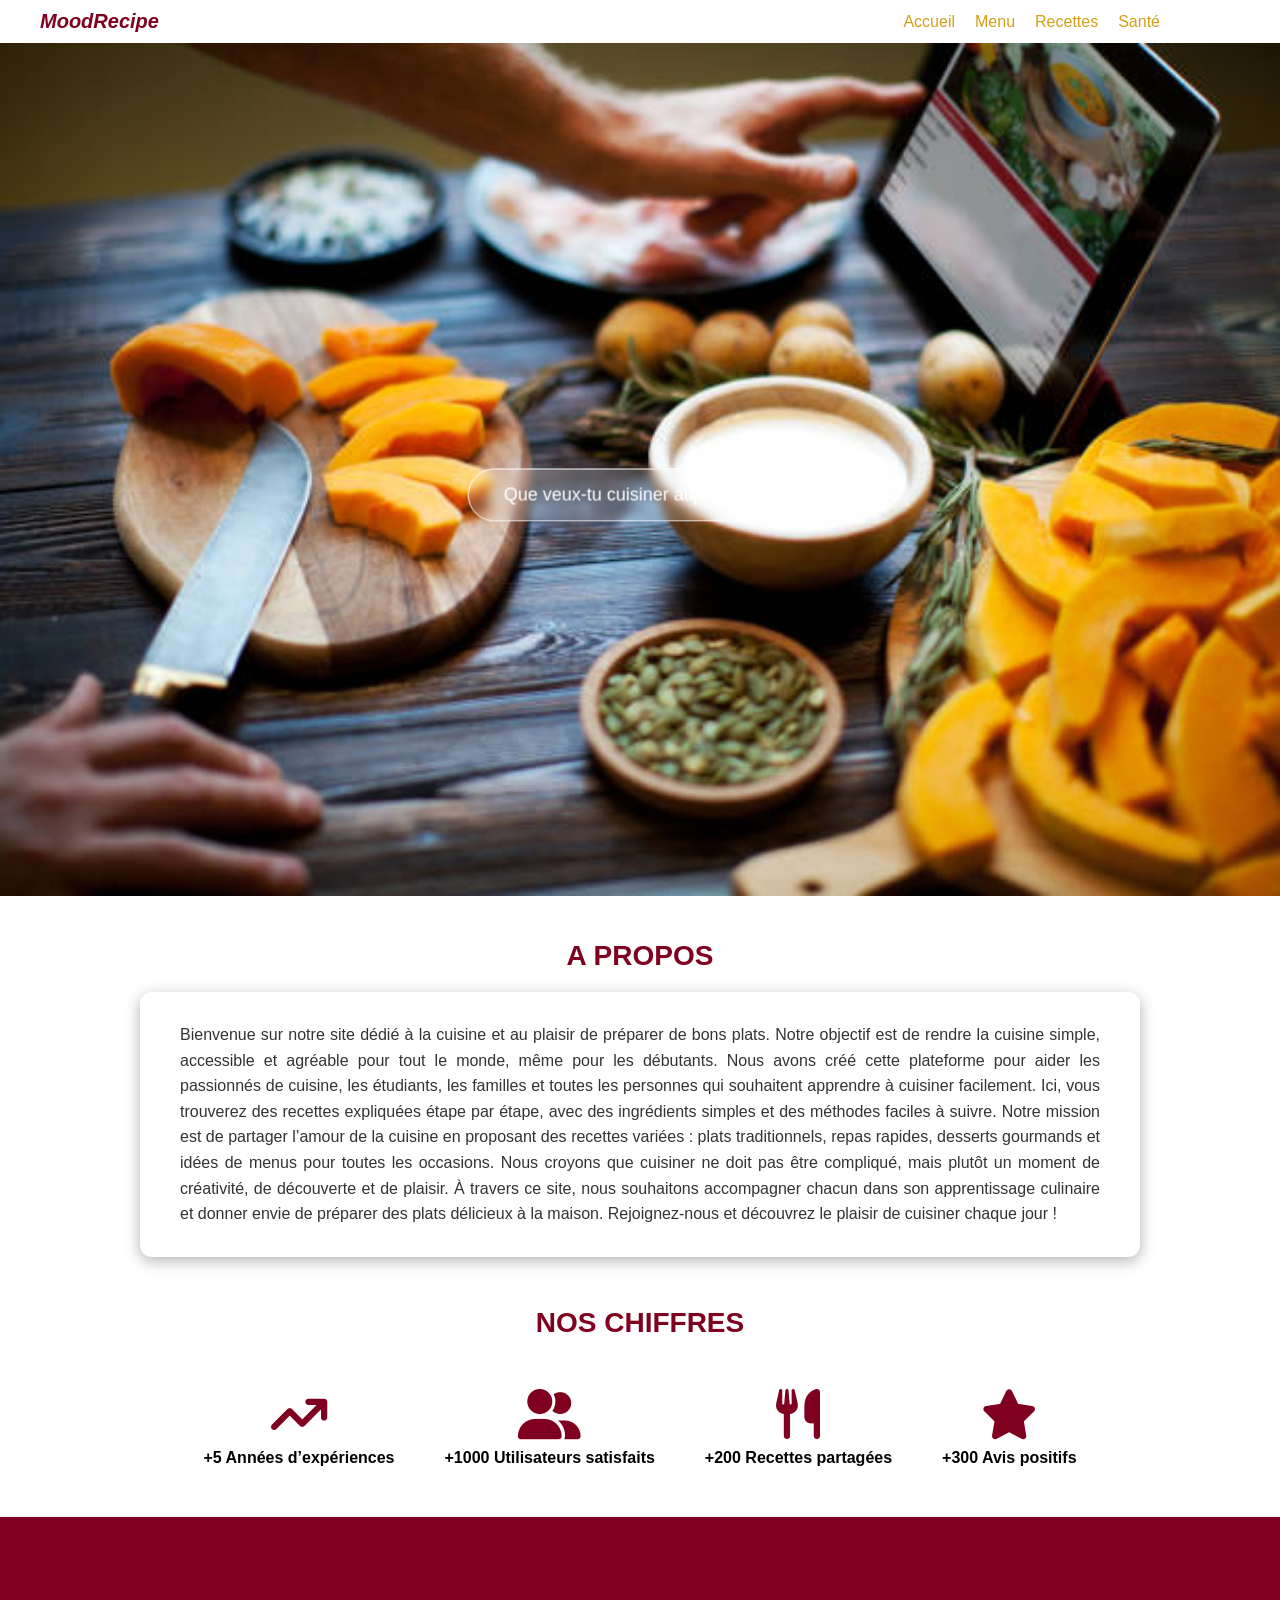
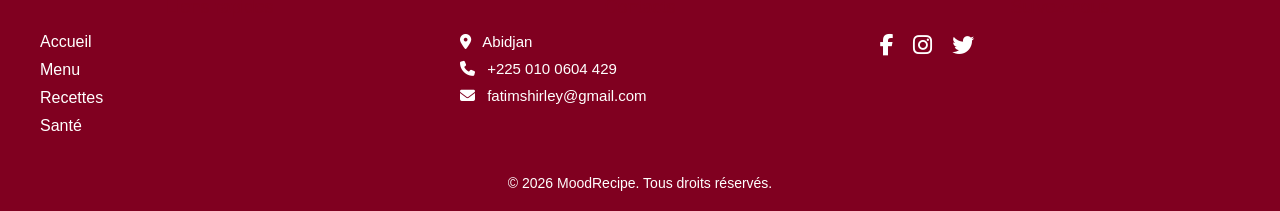
<file: index.html>
<!doctype html>
<html lang="en">
  <head>
    <meta charset="UTF-8" />
    <meta name="viewport" content="width=device-width, initial-scale=1.0" />
    <title>Site</title>
    <link rel="stylesheet" href="style.css" />
    <link rel="stylesheet" href="https://cdnjs.cloudflare.com/ajax/libs/font-awesome/6.4.0/css/all.min.css"/>
  </head>
  <body>
    <div class="hero-img">
      <nav>
        <div class="logo">
          <h3>MoodRecipe</h3>
        </div>

        <ul class="navbar">
          <li><a href="pages/accueil.html">Accueil</a></li>
          <li><a href="./pages/menu.html">Menu</a></li>
          <li><a href="./pages/recettes.html">Recettes</a></li>
          <li><a href="./pages/sante.html">Santé</a></li>
        </ul>
      </nav>

      <div>
        <img src="images/fond.png" alt="fond" />
      </div>

      <section class="hero2">
        <a href="question.html">
          <button>Que veux-tu cuisiner aujourd'hui ?</button>
        </a>
      </section>
    </div>

    <div>
      <h3>A PROPOS</h3>
      <div class="ombre">
        <p>
          Bienvenue sur notre site dédié à la cuisine et au plaisir de préparer
          de bons plats. Notre objectif est de rendre la cuisine simple,
          accessible et agréable pour tout le monde, même pour les débutants.
          Nous avons créé cette plateforme pour aider les passionnés de cuisine,
          les étudiants, les familles et toutes les personnes qui souhaitent
          apprendre à cuisiner facilement. Ici, vous trouverez des recettes
          expliquées étape par étape, avec des ingrédients simples et des
          méthodes faciles à suivre. Notre mission est de partager l’amour de la
          cuisine en proposant des recettes variées : plats traditionnels, repas
          rapides, desserts gourmands et idées de menus pour toutes les
          occasions. Nous croyons que cuisiner ne doit pas être compliqué, mais
          plutôt un moment de créativité, de découverte et de plaisir. À travers
          ce site, nous souhaitons accompagner chacun dans son apprentissage
          culinaire et donner envie de préparer des plats délicieux à la maison.
          Rejoignez-nous et découvrez le plaisir de cuisiner chaque jour !
        </p>
      </div>
    </div>

    <div>
      <h3>NOS CHIFFRES</h3>
      <div class="chiffre">
       <div class="icone">
        <i class="fa-solid fa-arrow-trend-up"></i>
        <p>                 
          +5
          Années d’expériences
        </p>
      </div>

      <div class="icone">
        <i class="fa-solid fa-user-group"></i>
        <p>
          +1000
          Utilisateurs satisfaits
        </p>
      </div>

      <div class="icone">
        <i class="fas fa-utensils"></i>
        <p>
          +200
          Recettes partagées
        </p>
      </div>

      <div class="icone">
        <i class="fa-solid fa-star"></i>
        <p>
          +300
        Avis positifs</p>
      </div>
    </div>

  <footer>
  <div class="footer-container">

    <!-- Liens rapides -->
    <div class="footer-links">
      <h3>Liens rapides</h3>
      <ul>
        <li><a href="pages/accueil.html">Accueil</a></li>
        <li><a href="pages/menu.html">Menu</a></li>
        <li><a href="pages/recettes.html">Recettes</a></li>
        <li><a href="pages/sante.html">Santé</a></li>
      </ul>
    </div>

    <!-- Contacts -->
    <div class="footer-contacts">
      <h3>Contacts</h3>
      <p><i class="fa-solid fa-location-dot"></i> Abidjan</p>
      <p><i class="fa-solid fa-phone"></i> +225 010 0604 429</p>
      <p><i class="fa-solid fa-envelope"></i> fatimshirley@gmail.com</p>
    </div>

    <!-- Réseaux sociaux -->
    <div class="footer-socials">
      <h3>Suivez-nous</h3>
      <a href="#"><i class="fab fa-facebook-f"></i></a>
      <a href="#"><i class="fab fa-instagram"></i></a>
      <a href="#"><i class="fab fa-twitter"></i></a>
    </div>

  </div>

  <p class="footer-copy">© 2026 MoodRecipe. Tous droits réservés.</p>
</footer>
</body>
</html>
</file>
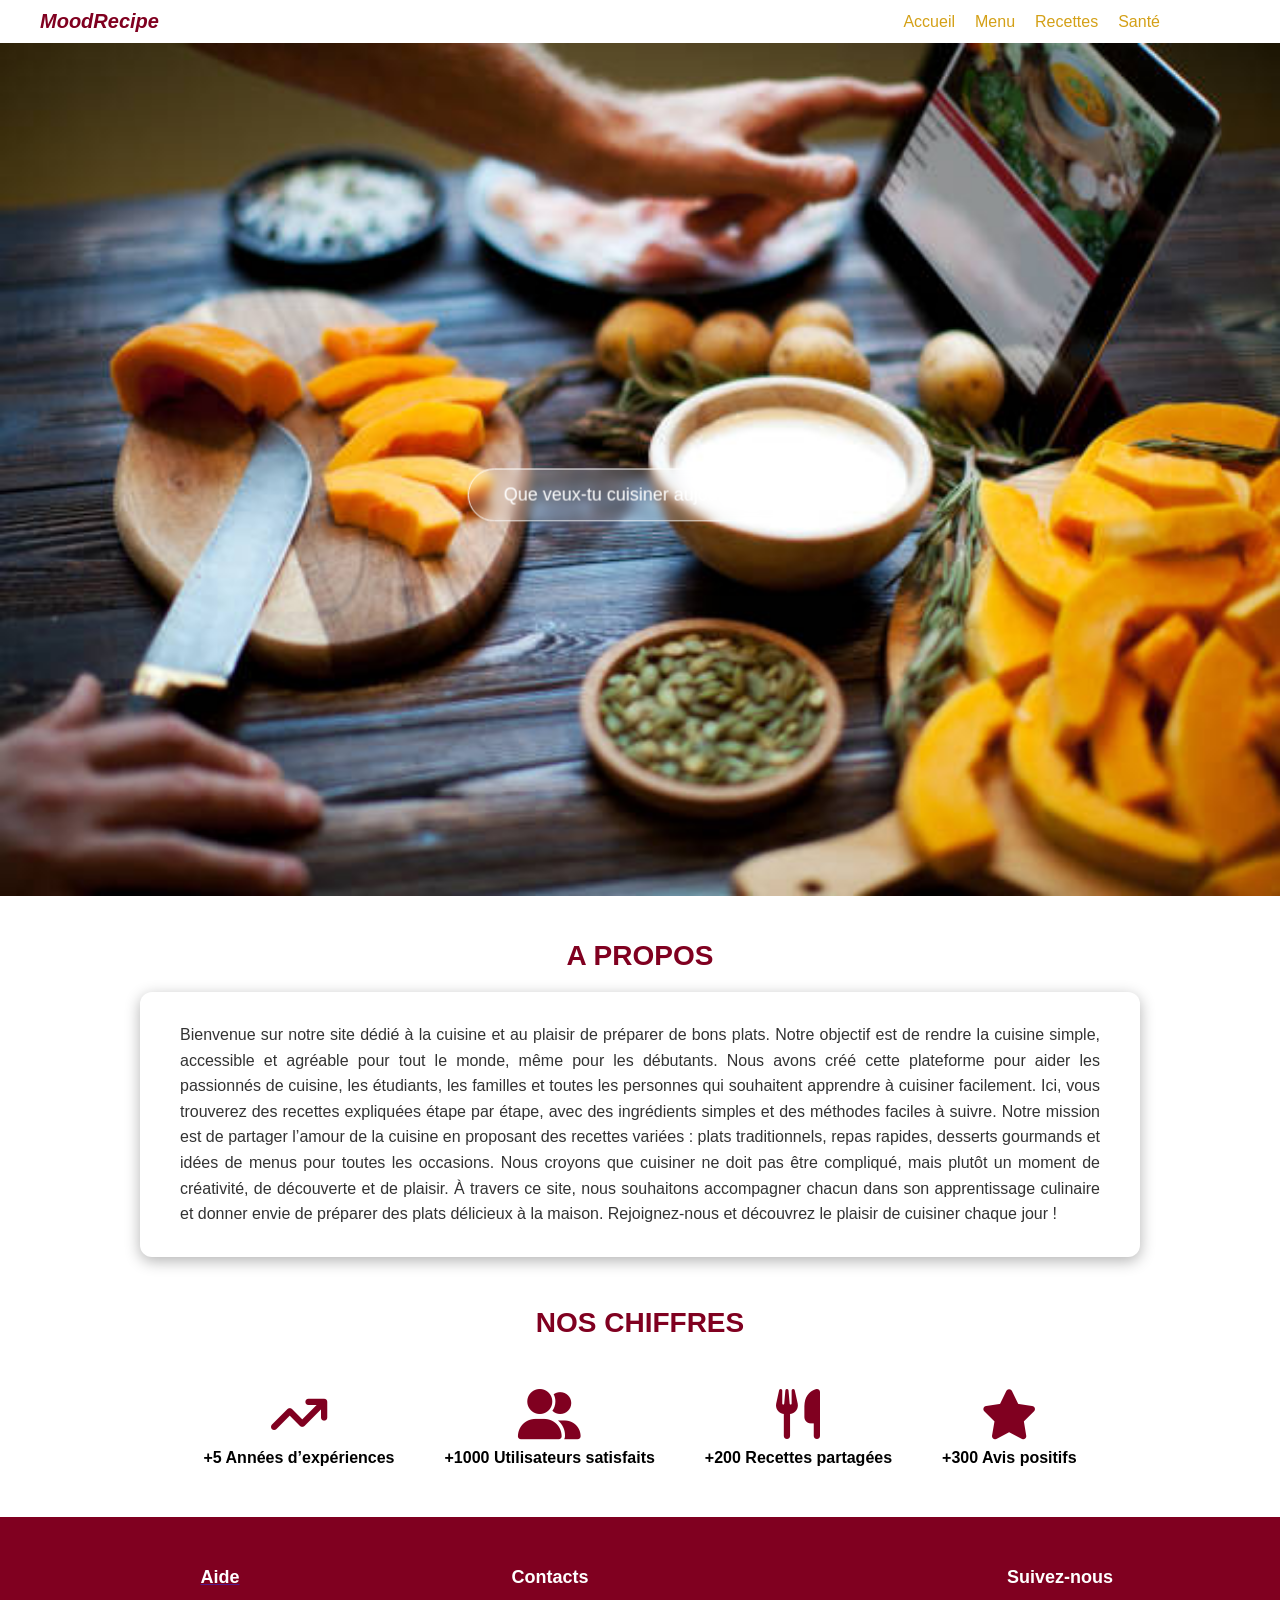
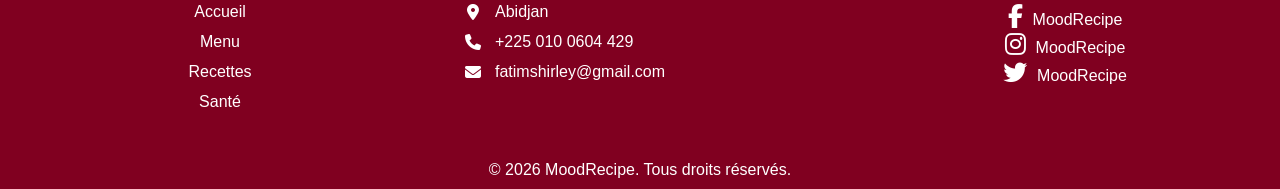
<file: pages/accueil.html>
<!doctype html>
<html lang="en">
  <head>
    <meta charset="UTF-8" />
    <meta name="viewport" content="width=device-width, initial-scale=1.0" />
    <title>Site</title>
    <link rel="stylesheet" href="./accueil.css" />
    <link rel="stylesheet" href="https://cdnjs.cloudflare.com/ajax/libs/font-awesome/6.4.0/css/all.min.css"/>
  </head>
  <body>
    <div class="hero-img">
      <nav>
        <div class="logo">
          <h3>MoodRecipe</h3>
        </div>

        <ul class="navbar">
          <li><a href="pages/accueil.html">Accueil</a></li>
          <li><a href="./menu.html">Menu</a></li>
          <li><a href="./recettes.html">Recettes</a></li>
          <li><a href="./sante.html">Santé</a></li>
        </ul>
      </nav>

      <div>
        <img src="images/fond.png" alt="fond" />
      </div>

      <section class="hero2">
        <a href="./question.html">
          <button>Que veux-tu cuisiner aujourd'hui ?</button>
        </a>
      </section>
    </div>

    <div>
      <h3>A PROPOS</h3>
      <div class="ombre">
        <p>
          Bienvenue sur notre site dédié à la cuisine et au plaisir de préparer
          de bons plats. Notre objectif est de rendre la cuisine simple,
          accessible et agréable pour tout le monde, même pour les débutants.
          Nous avons créé cette plateforme pour aider les passionnés de cuisine,
          les étudiants, les familles et toutes les personnes qui souhaitent
          apprendre à cuisiner facilement. Ici, vous trouverez des recettes
          expliquées étape par étape, avec des ingrédients simples et des
          méthodes faciles à suivre. Notre mission est de partager l’amour de la
          cuisine en proposant des recettes variées : plats traditionnels, repas
          rapides, desserts gourmands et idées de menus pour toutes les
          occasions. Nous croyons que cuisiner ne doit pas être compliqué, mais
          plutôt un moment de créativité, de découverte et de plaisir. À travers
          ce site, nous souhaitons accompagner chacun dans son apprentissage
          culinaire et donner envie de préparer des plats délicieux à la maison.
          Rejoignez-nous et découvrez le plaisir de cuisiner chaque jour !
        </p>
      </div>
    </div>

    <div>
      <h3>NOS CHIFFRES</h3>
      <div class="chiffre">
       <div class="icone">
        <i class="fa-solid fa-arrow-trend-up"></i>
        <p>                 
          +5
          Années d’expériences
        </p>
      </div>

      <div class="icone">
        <i class="fa-solid fa-user-group"></i>
        <p>
          +1000
          Utilisateurs satisfaits
        </p>
      </div>

      <div class="icone">
        <i class="fas fa-utensils"></i>
        <p>
          +200
          Recettes partagées
        </p>
      </div>

      <div class="icone">
        <i class="fa-solid fa-star"></i>
        <p>
          +300
        Avis positifs</p>
      </div>
    </div>

   <footer>
      <div class="footer-container">
        <div class="footer-links">
          <a href=""><h3>Aide</h3></a>
          <ul>
            <li><a href="./accueil.html">Accueil</a></li>
            <li><a href="./menu.html">Menu</a></li>
            <li><a href="./recettes.html">Recettes</a></li>
            <li><a href="./sante.html">Santé</a></li>
          </ul>
        </div>

        <div class="footer-contacts">
          <h3>Contacts</h3>
          <p><i class="fa-solid fa-location-dot"></i> Abidjan</p>
          <p><i class="fa-solid fa-phone"></i> +225 010 0604 429</p>
          <p><i class="fa-solid fa-envelope"></i> fatimshirley@gmail.com</p>
        </div>

        <div class="footer-socials">
          <h3>Suivez-nous</h3>
          <p>
            <a href=""><i class="fab fa-facebook-f"></i></a
            ><span>MoodRecipe</span>
          </p>
          <p>
            <a href=""><i class="fab fa-instagram"></i></a
            ><span>MoodRecipe</span>
          </p>
          <p>
            <a href=""><i class="fab fa-twitter"></i></a><span>MoodRecipe</span>
          </p>
        </div>
      </div>

      <p class="footer-copy">© 2026 MoodRecipe. Tous droits réservés.</p>
    </footer>
  </body>
</html>
</file>
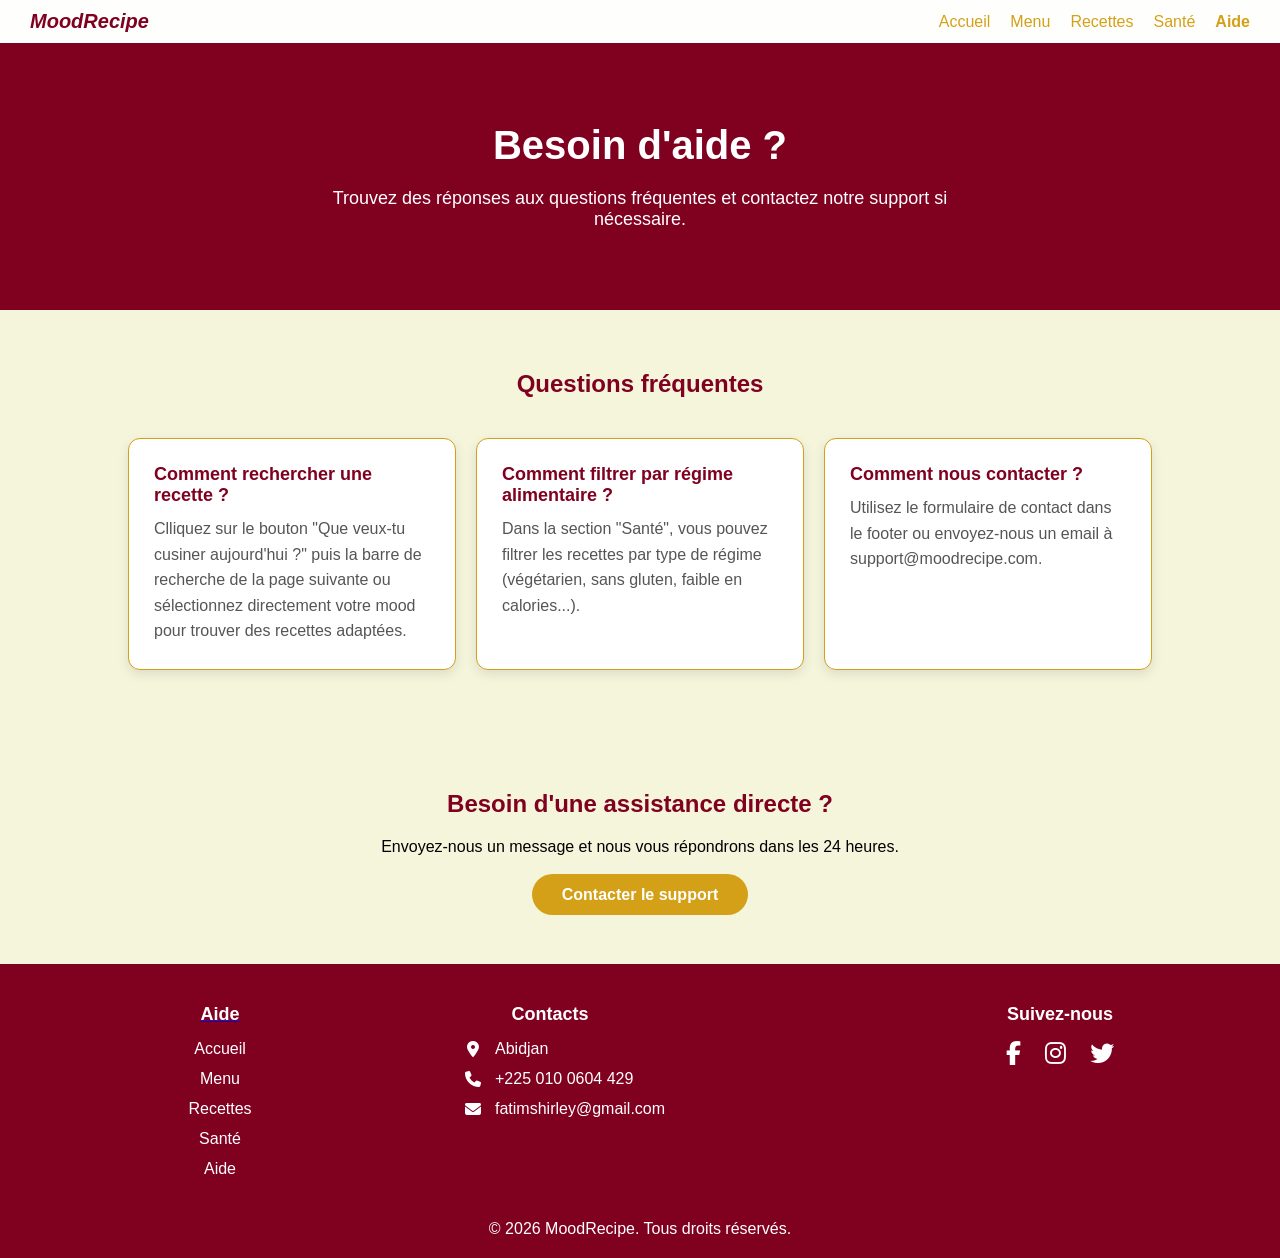
<file: pages/aide.html>
<!doctype html>
<html lang="fr">
  <head>
    <meta charset="UTF-8" />
    <meta name="viewport" content="width=device-width, initial-scale=1.0" />
    <title>Aide - MoodRecipe</title>
    <link rel="stylesheet" href="./aide.css" />
    <link
      rel="stylesheet"
      href="https://cdnjs.cloudflare.com/ajax/libs/font-awesome/6.4.0/css/all.min.css"
    />
  </head>
  <body>
    <!-- NAVBAR -->
    <nav>
      <div class="logo"><h3>MoodRecipe</h3></div>
      <ul class="navbar">
        <li><a href="accueil.html">Accueil</a></li>
        <li><a href="menu.html">Menu</a></li>
        <li><a href="recettes.html">Recettes</a></li>
        <li><a href="sante.html">Santé</a></li>
        <li><a href="aide.html" class="active">Aide</a></li>
      </ul>
    </nav>

    <!-- HERO -->
    <section class="help-hero">
      <h1>Besoin d'aide ?</h1>
      <p>
        Trouvez des réponses aux questions fréquentes et contactez notre support
        si nécessaire.
      </p>
    </section>

    <!-- FAQ -->
    <section class="faq">
      <h2>Questions fréquentes</h2>
      <div class="faq-container">
        <div class="faq-item">
          <h3>Comment rechercher une recette ?</h3>
          <p>
            Clliquez sur le bouton "Que veux-tu cusiner aujourd'hui ?" puis la barre de recherche de la page suivante ou sélectionnez directement
            votre mood pour trouver des recettes adaptées.
          </p>
        </div>
        <div class="faq-item">
          <h3>Comment filtrer par régime alimentaire ?</h3>
          <p>
            Dans la section "Santé", vous pouvez filtrer les recettes par type
            de régime (végétarien, sans gluten, faible en calories...).
          </p>
        </div>
        <div class="faq-item">
          <h3>Comment nous contacter ?</h3>
          <p>
            Utilisez le formulaire de contact dans le footer ou envoyez-nous un
            email à support@moodrecipe.com.
          </p>
        </div>
      </div>
    </section>

    <!-- Contact rapide -->
    <section class="help-contact">
      <h2>Besoin d'une assistance directe ?</h2>
      <p>Envoyez-nous un message et nous vous répondrons dans les 24 heures.</p>
      <a href="support.html" class="btn-contact">Contacter le support</a>
    </section>

    <!-- FOOTER -->
    <footer>
      <div class="footer-container">
        <div class="footer-links">
          <a href="aide.html"><h3>Aide</h3></a>
          <ul>
            <li><a href="./accueil.html">Accueil</a></li>
            <li><a href="./menu.html">Menu</a></li>
            <li><a href="./recettes.html">Recettes</a></li>
            <li><a href="./sante.html">Santé</a></li>
            <li><a href="./aide.html">Aide</a></li>
          </ul>
        </div>
        <div class="footer-contacts">
          <h3>Contacts</h3>
          <p><i class="fa-solid fa-location-dot"></i> Abidjan</p>
          <p><i class="fa-solid fa-phone"></i> +225 010 0604 429</p>
          <p><i class="fa-solid fa-envelope"></i> fatimshirley@gmail.com</p>
        </div>
        <div class="footer-socials">
          <h3>Suivez-nous</h3>
          <a href="#"><i class="fab fa-facebook-f"></i></a>
          <a href="#"><i class="fab fa-instagram"></i></a>
          <a href="#"><i class="fab fa-twitter"></i></a>
        </div>
      </div>
      <div class="footer-copy">© 2026 MoodRecipe. Tous droits réservés.</div>
    </footer>
  </body>
</html>
</file>
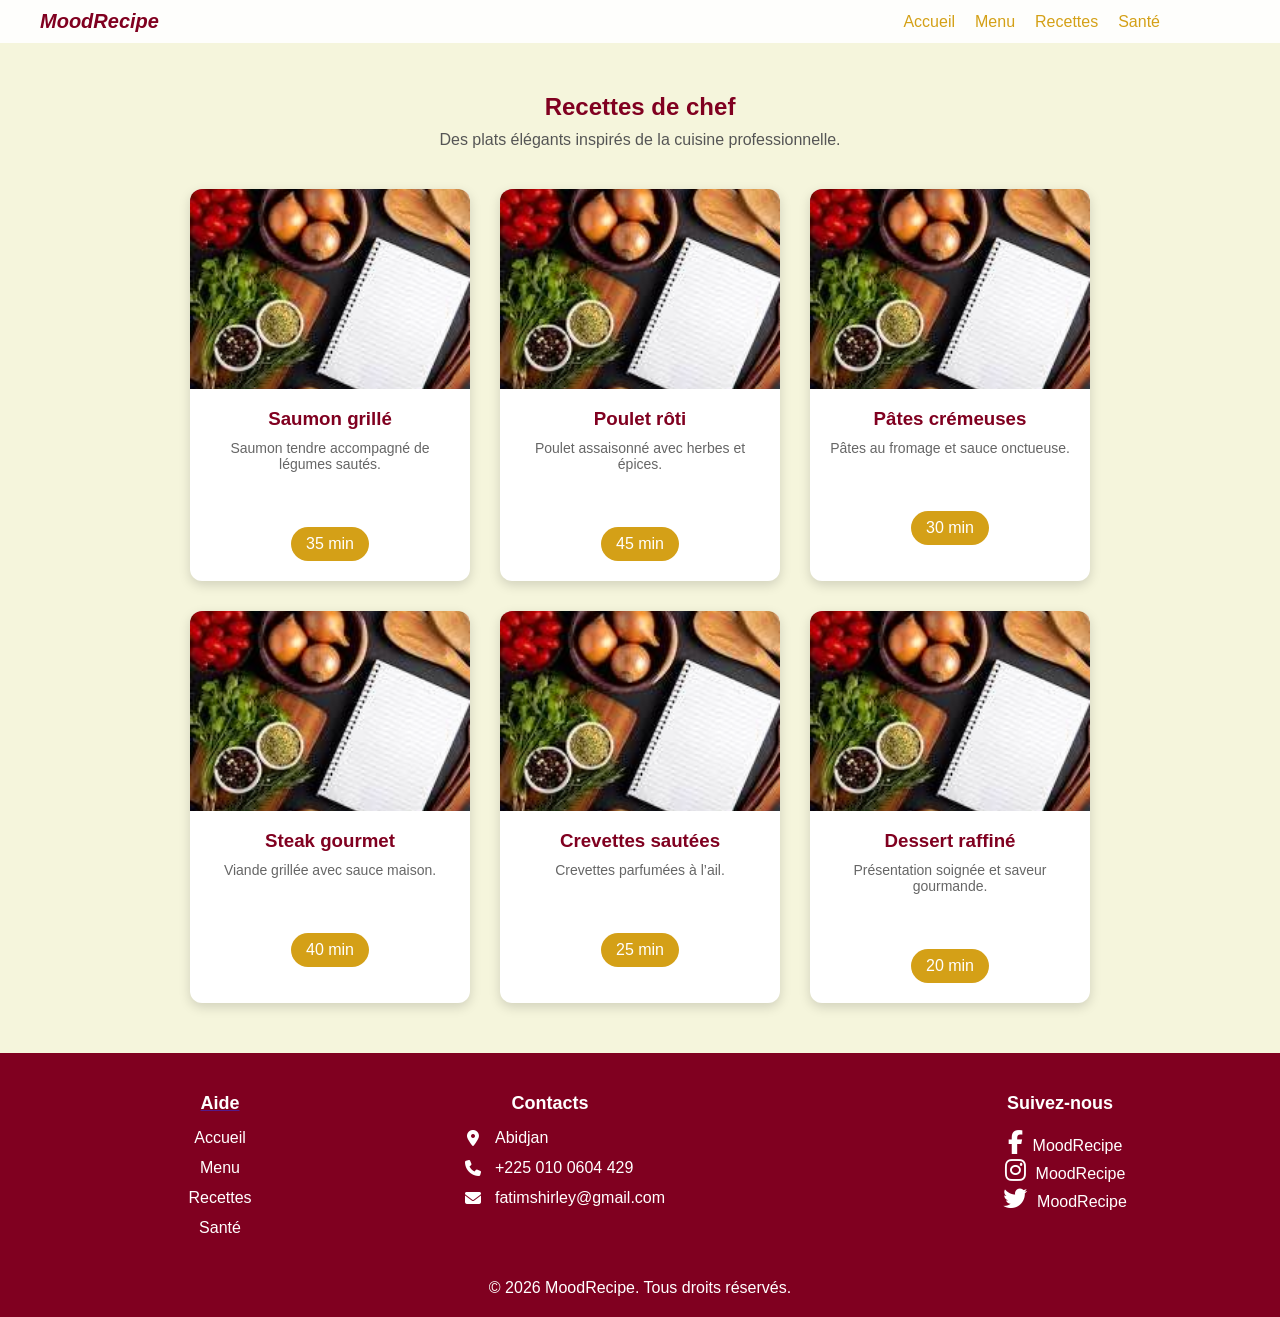
<file: pages/chef.html>
<!doctype html>
<html lang="en">
  <head>
    <meta charset="UTF-8" />
    <meta name="viewport" content="width=device-width, initial-scale=1.0" />
    <title>Site</title>
    <link rel="stylesheet" href="./chef.css" />

    <link
      rel="stylesheet"
      href="https://cdnjs.cloudflare.com/ajax/libs/font-awesome/6.4.0/css/all.min.css"
    />
  </head>
  <body>
    <div class="hero">
      <nav>
        <div class="logo">
          <h3>MoodRecipe</h3>
        </div>
        <ul class="navbar">
          <li><a href="./accueil.html">Accueil</a></li>
          <li><a href="./menu.html">Menu</a></li>
          <li><a href="./recettes.html">Recettes</a></li>
          <li><a href="./sante.html">Santé</a></li>
        </ul>
      </nav>
    </div>

    <section class="chef">
      <h1>Recettes de chef</h1>
      <p>Des plats élégants inspirés de la cuisine professionnelle.</p>

      <div class="chef-container">
        <div class="chef-card">
          <img src="./images/Image collée (2).png" alt="Saumon grillé" />
          <h3>Saumon grillé</h3>
          <p>Saumon tendre accompagné de légumes sautés.</p>
          <span>35 min</span>
        </div>

        <div class="chef-card">
          <img src="./images/Image collée (2).png" alt="Poulet rôti" />
          <h3>Poulet rôti</h3>
          <p>Poulet assaisonné avec herbes et épices.</p>
          <span>45 min</span>
        </div>

        <div class="chef-card">
          <img src="./images/Image collée (2).png" alt="Pâtes crémeuses" />
          <h3>Pâtes crémeuses</h3>
          <p>Pâtes au fromage et sauce onctueuse.</p>
          <span>30 min</span>
        </div>

        <div class="chef-card">
          <img src="./images/Image collée (2).png" alt="Steak gourmet" />
          <h3>Steak gourmet</h3>
          <p>Viande grillée avec sauce maison.</p>
          <span>40 min</span>
        </div>

        <div class="chef-card">
          <img src="./images/Image collée (2).png" alt="Crevettes sautées" />
          <h3>Crevettes sautées</h3>
          <p>Crevettes parfumées à l’ail.</p>
          <span>25 min</span>
        </div>

        <div class="chef-card">
          <img src="./images/Image collée (2).png" alt="Dessert raffiné" />
          <h3>Dessert raffiné</h3>
          <p>Présentation soignée et saveur gourmande.</p>
          <span>20 min</span>
        </div>
      </div>
    </section>

    <footer>
      <div class="footer-container">
        <!-- Liens rapides -->
        <div class="footer-links">
          <a href=""><h3>Aide</h3></a>
          <ul>
            <li><a href="./accueil.html">Accueil</a></li>
            <li><a href="./menu.html">Menu</a></li>
            <li><a href="./recettes.html">Recettes</a></li>
            <li><a href="./sante.html">Santé</a></li>
          </ul>
        </div>

        <!-- Contacts -->
        <div class="footer-contacts">
          <h3>Contacts</h3>
          <p><i class="fa-solid fa-location-dot"></i> Abidjan</p>
          <p><i class="fa-solid fa-phone"></i> +225 010 0604 429</p>
          <p><i class="fa-solid fa-envelope"></i> fatimshirley@gmail.com</p>
        </div>

        <!-- Réseaux sociaux -->
        <div class="footer-socials">
          <h3>Suivez-nous</h3>
          <p>
            <a href=""><i class="fab fa-facebook-f"></i></a
            ><span>MoodRecipe</span>
          </p>
          <p>
            <a href=""><i class="fab fa-instagram"></i></a
            ><span>MoodRecipe</span>
          </p>
          <p>
            <a href=""><i class="fab fa-twitter"></i></a><span>MoodRecipe</span>
          </p>
        </div>
      </div>

      <p class="footer-copy">© 2026 MoodRecipe. Tous droits réservés.</p>
    </footer>
  </body>
</html>
</file>
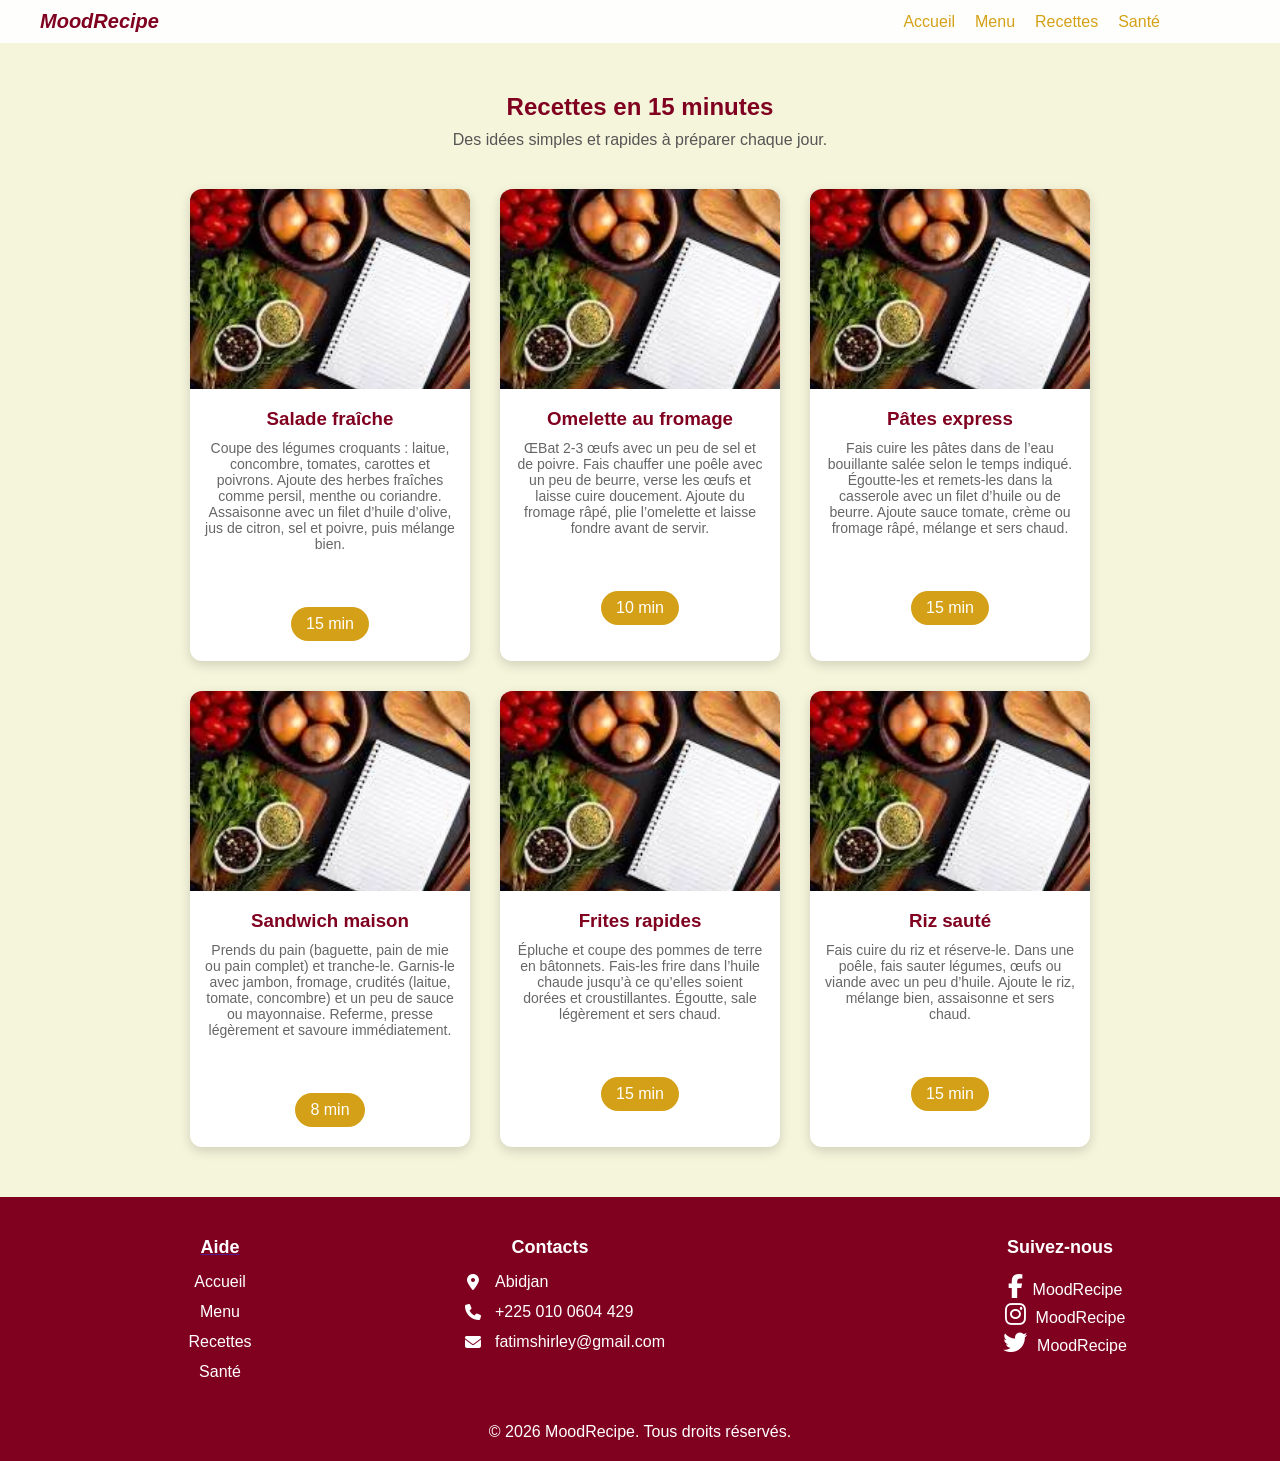
<file: pages/express.html>
<!doctype html>
<html lang="en">
  <head>
    <meta charset="UTF-8" />
    <meta name="viewport" content="width=device-width, initial-scale=1.0" />
    <title>Site</title>
    <link rel="stylesheet" href="./express.css" />

    <link
      rel="stylesheet"
      href="https://cdnjs.cloudflare.com/ajax/libs/font-awesome/6.4.0/css/all.min.css"
    />
  </head>
  <body>
    <div class="hero">
      <nav>
        <div class="logo">
          <h3>MoodRecipe</h3>
        </div>
        <ul class="navbar">
          <li><a href="./accueil.html">Accueil</a></li>
          <li><a href="./menu.html">Menu</a></li>
          <li><a href="./recettes.html">Recettes</a></li>
          <li><a href="./sante.html">Santé</a></li>
        </ul>
      </nav>
    </div>

    <section class="express">
      <h1>Recettes en 15 minutes</h1>
      <p>Des idées simples et rapides à préparer chaque jour.</p>

      <div class="express-container">
        <div class="recette-card">
          <img src="images/Image collée (2).png" alt="Salade fraîche" />
          <h3>Salade fraîche</h3>
          <p>
            Coupe des légumes croquants : laitue, concombre, tomates, carottes
            et poivrons. Ajoute des herbes fraîches comme persil, menthe ou
            coriandre. Assaisonne avec un filet d’huile d’olive, jus de citron,
            sel et poivre, puis mélange bien.
          </p>
          <span>15 min</span>
        </div>

        <div class="recette-card">
          <img src="images/Image collée (2).png" alt="Omelette au fromage" />
          <h3>Omelette au fromage</h3>
          <p>
            ŒBat 2‑3 œufs avec un peu de sel et de poivre. Fais chauffer une
            poêle avec un peu de beurre, verse les œufs et laisse cuire
            doucement. Ajoute du fromage râpé, plie l’omelette et laisse fondre
            avant de servir.
          </p>
          <span>10 min</span>
        </div>

        <div class="recette-card">
          <img src="images/Image collée (2).png" alt="Pâtes rapides" />
          <h3>Pâtes express</h3>
          <p>
            Fais cuire les pâtes dans de l’eau bouillante salée selon le temps
            indiqué. Égoutte-les et remets-les dans la casserole avec un filet
            d’huile ou de beurre. Ajoute sauce tomate, crème ou fromage râpé,
            mélange et sers chaud.
          </p>
          <span>15 min</span>
        </div>

        <div class="recette-card">
          <img src="images/Image collée (2).png" alt="Sandwich maison" />
          <h3>Sandwich maison</h3>
          <p>
            Prends du pain (baguette, pain de mie ou pain complet) et
            tranche-le. Garnis-le avec jambon, fromage, crudités (laitue,
            tomate, concombre) et un peu de sauce ou mayonnaise. Referme, presse
            légèrement et savoure immédiatement.
          </p>
          <span>8 min</span>
        </div>

        <div class="recette-card">
          <img src="images/Image collée (2).png" alt="Frites rapides" />
          <h3>Frites rapides</h3>
          <p>
            Épluche et coupe des pommes de terre en bâtonnets. Fais-les frire
            dans l’huile chaude jusqu’à ce qu’elles soient dorées et
            croustillantes. Égoutte, sale légèrement et sers chaud.
          </p>
          <span>15 min</span>
        </div>

        <div class="recette-card">
          <img src="images/Image collée (2).png" alt="Riz sauté" />
          <h3>Riz sauté</h3>
          <p>
            Fais cuire du riz et réserve-le. Dans une poêle, fais sauter
            légumes, œufs ou viande avec un peu d’huile. Ajoute le riz, mélange
            bien, assaisonne et sers chaud.
          </p>
          <span>15 min</span>
        </div>
      </div>
    </section>

    <footer>
      <div class="footer-container">
        <div class="footer-links">
          <a href=""><h3>Aide</h3></a>
          <ul>
            <li><a href="./accueil.html">Accueil</a></li>
            <li><a href="./menu.html">Menu</a></li>
            <li><a href="./recettes.html">Recettes</a></li>
            <li><a href="./sante.html">Santé</a></li>
          </ul>
        </div>

        <div class="footer-contacts">
          <h3>Contacts</h3>
          <p><i class="fa-solid fa-location-dot"></i> Abidjan</p>
          <p><i class="fa-solid fa-phone"></i> +225 010 0604 429</p>
          <p><i class="fa-solid fa-envelope"></i> fatimshirley@gmail.com</p>
        </div>

        <div class="footer-socials">
          <h3>Suivez-nous</h3>
          <p>
            <a href=""><i class="fab fa-facebook-f"></i></a
            ><span>MoodRecipe</span>
          </p>
          <p>
            <a href=""><i class="fab fa-instagram"></i></a
            ><span>MoodRecipe</span>
          </p>
          <p>
            <a href=""><i class="fab fa-twitter"></i></a><span>MoodRecipe</span>
          </p>
        </div>
      </div>

      <p class="footer-copy">© 2026 MoodRecipe. Tous droits réservés.</p>
    </footer>
  </body>
</html>
</file>
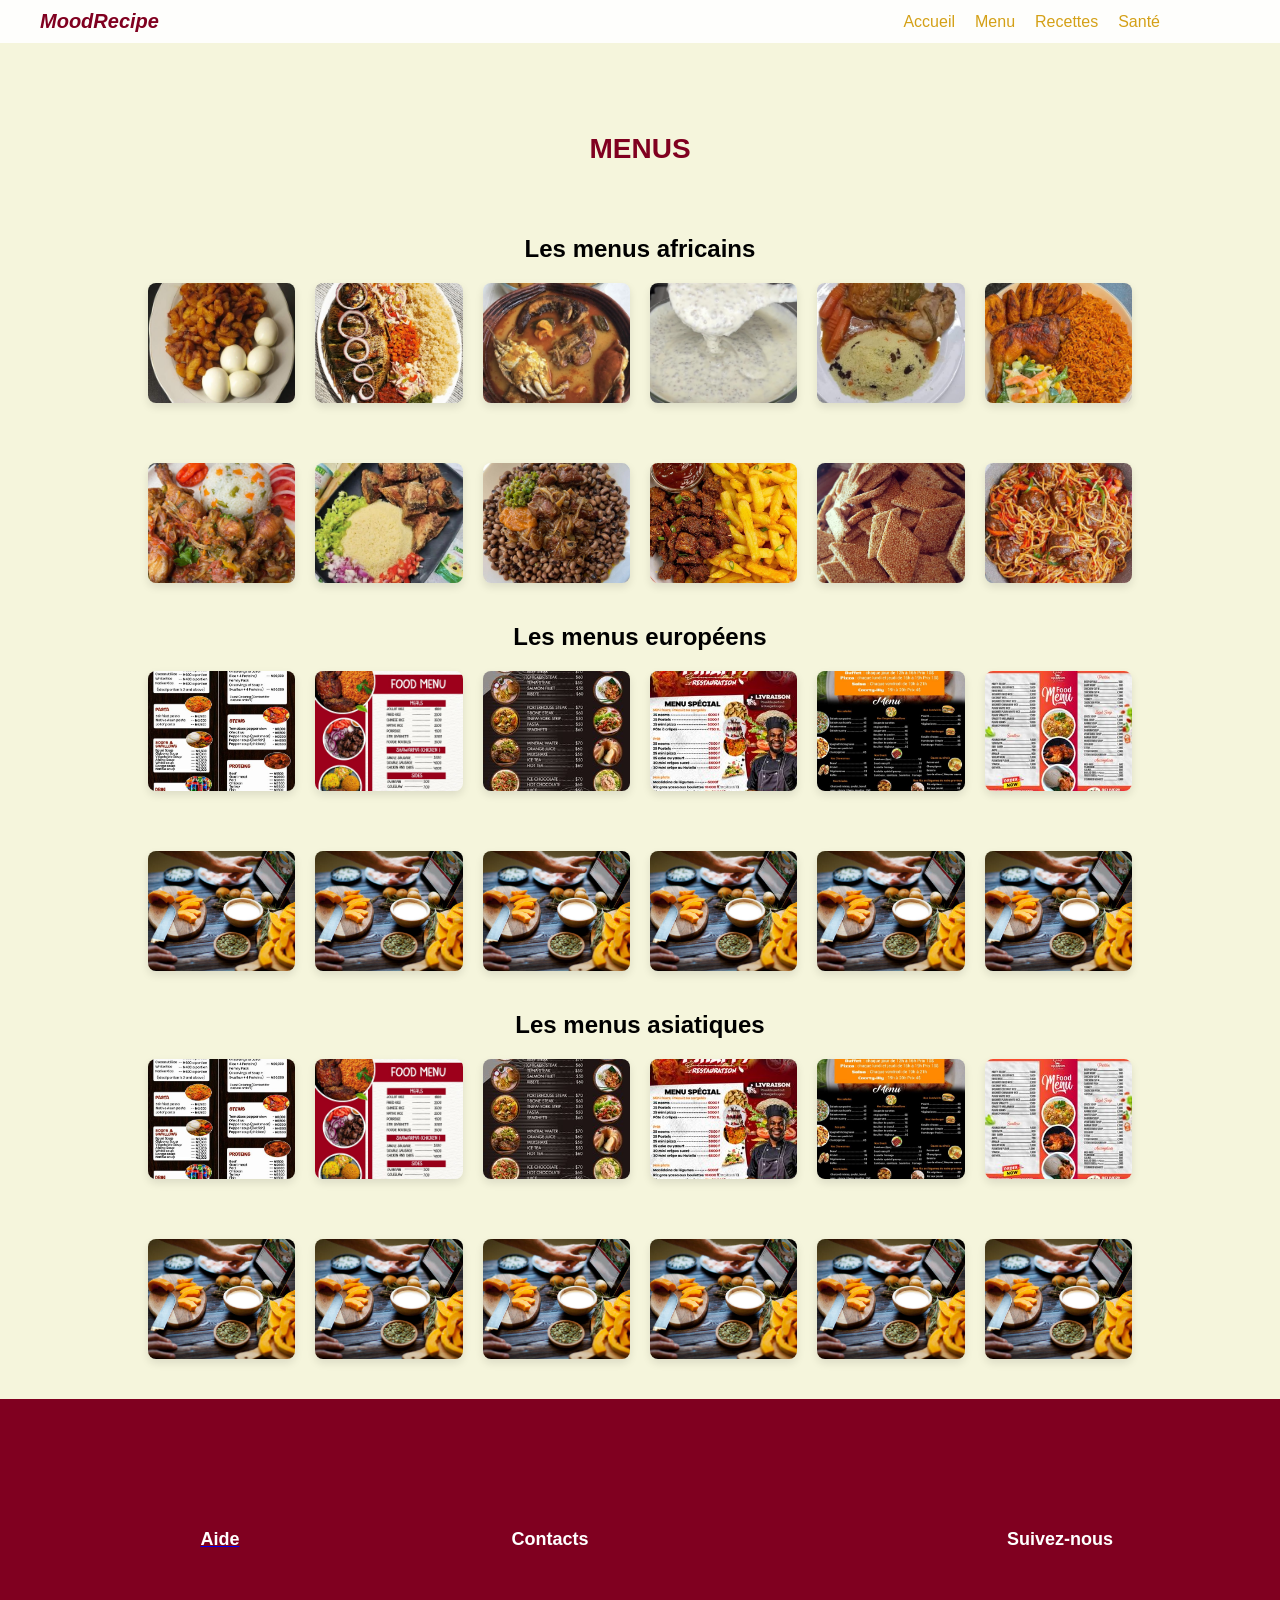
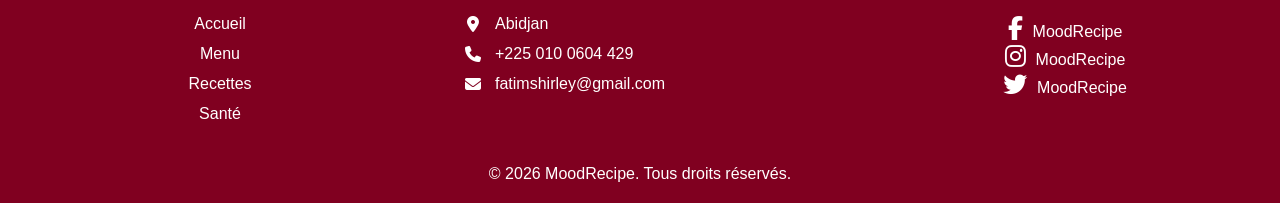
<file: pages/menu.html>
<!doctype html>
<html lang="en">
  <head>
    <meta charset="UTF-8" />
    <meta name="viewport" content="width=device-width, initial-scale=1.0" />
    <title>Site</title>
    <link rel="stylesheet" href="./menu.css" />

    <link
      rel="stylesheet"
      href="https://cdnjs.cloudflare.com/ajax/libs/font-awesome/6.4.0/css/all.min.css"
    />
  </head>
  <body>
    <div class="hero">
      <nav>
        <div class="logo">
          <h3>MoodRecipe</h3>
        </div>
        <ul class="navbar">
          <li><a href="./accueil.html">Accueil</a></li>
          <li><a href="">Menu</a></li>
          <li><a href="./recettes.html">Recettes</a></li>
          <li><a href="./sante.html">Santé</a></li>
        </ul>
      </nav>
    </div>

    <div>
      <h3>MENUS</h3>
      <h2>Les menus africains</h2>
      <div class="cadre">
        <img src="images/alloco.png" alt="" />
        <img src="images/attiéke.png" alt="" />
        <img src="images/foufou.png" alt="" />
        <img src="images/degue.png" alt="" />
        <img src="images/fonio.png" alt="" />
        <img src="images/gras.jpg" alt="" />
      </div>
      <div class="cadre">
        <img src="images/yassa.png" alt="" />
        <img src="images/garba.png" alt="" />
        <img src="images/haricot.png" alt="" />
        <img src="images/frite.jpg" alt="" />
        <img src="images/beignet.png" alt="" />
        <img src="images/sphagueti.jpg" alt="" />
      </div>
    </div>
    
<div>
     <h2>Les menus européens</h2>
      <div class="cadre">
        <img src="images/c7156292b9c8f9792cafe34039f04f49.jpg" alt="" />
        <img src="images/c723fe1ed1bd666d18f24cf41673a2b6_003.jpg" alt="" />
        <img src="images/d038eaa80a48c0b19c41490f3c17a904.jpg" alt="" />
        <img src="images/d0dff58490c7b78df48782de7edff3d0_002.jpg" alt="" />
        <img src="images/eff33b8e06c7d37ab0bbd57098c00745_004.jpg" alt="" />
        <img src="images/faf2ac47a898465ba36875d0aa3e2849.jpg" alt="" />
      </div>
      <div class="cadre">
        <img src="images/fond.png" alt="" />
        <img src="images/fond.png" alt="" />
        <img src="images/fond.png" alt="" />
        <img src="images/fond.png" alt="" />
        <img src="images/fond.png" alt="" />
        <img src="images/fond.png" alt="" />
      </div>
    </div>
   </div> 

   <div>
    <h2>Les menus asiatiques</h2>
      <div class="cadre">
        <img src="images/c7156292b9c8f9792cafe34039f04f49.jpg" alt="" />
        <img src="images/c723fe1ed1bd666d18f24cf41673a2b6_003.jpg" alt="" />
        <img src="images/d038eaa80a48c0b19c41490f3c17a904.jpg" alt="" />
        <img src="images/d0dff58490c7b78df48782de7edff3d0_002.jpg" alt="" />
        <img src="images/eff33b8e06c7d37ab0bbd57098c00745_004.jpg" alt="" />
        <img src="images/faf2ac47a898465ba36875d0aa3e2849.jpg" alt="" />
      </div>
      <div class="cadre">
        <img src="images/fond.png" alt="" />
        <img src="images/fond.png" alt="" />
        <img src="images/fond.png" alt="" />
        <img src="images/fond.png" alt="" />
        <img src="images/fond.png" alt="" />
        <img src="images/fond.png" alt="" />
      </div>
    </div>
</div>
    <footer>
  <div class="footer-container">
    <!-- Liens rapides -->
    <div class="footer-links">
   <a href="aide.html"><h3>Aide</h3></a>
      <ul>
        <li><a href="./accueil.html">Accueil</a></li>
        <li><a href="./menu.html">Menu</a></li>
        <li><a href="./recettes.html">Recettes</a></li>
        <li><a href="./sante.html">Santé</a></li>
      </ul>
    </div>

    <!-- Contacts -->
    <div class="footer-contacts">
      <h3>Contacts</h3>
      <p><i class="fa-solid fa-location-dot"></i> Abidjan</p>
      <p><i class="fa-solid fa-phone"></i> +225 010 0604 429</p>
      <p><i class="fa-solid fa-envelope"></i> fatimshirley@gmail.com</p>
    </div>

    <!-- Réseaux sociaux -->
    <div class="footer-socials">
      <h3>Suivez-nous</h3>
      <p><a href=""><i class="fab fa-facebook-f"></i></a><span>MoodRecipe</span></p>
      <p><a href=""><i class="fab fa-instagram"></i></a><span>MoodRecipe</span></p>
      <p><a href=""><i class="fab fa-twitter"></i></a><span>MoodRecipe</span></p>
    </div>
  </div>

  <p class="footer-copy">© 2026 MoodRecipe. Tous droits réservés.</p>
</footer>
  </body>
</html>
</file>
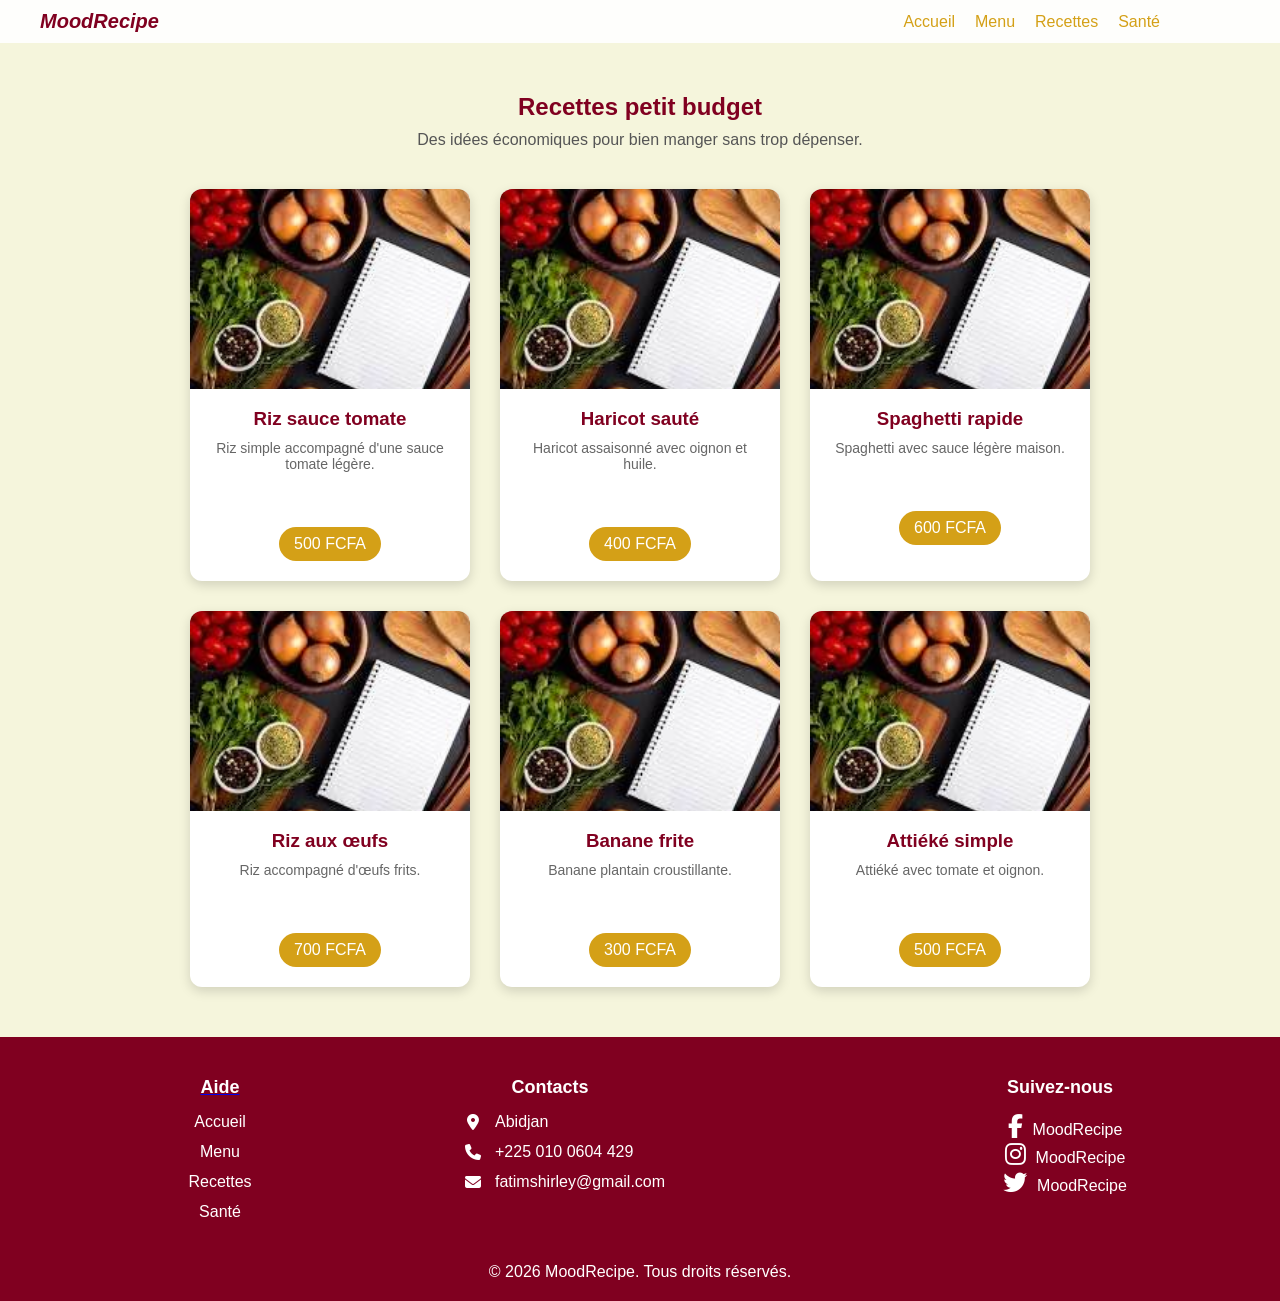
<file: pages/petitbudget.html>
<!doctype html>
<html lang="en">
  <head>
    <meta charset="UTF-8" />
    <meta name="viewport" content="width=device-width, initial-scale=1.0" />
    <title>Site</title>
    <link rel="stylesheet" href="./petitbudget.css" />

    <link
      rel="stylesheet"
      href="https://cdnjs.cloudflare.com/ajax/libs/font-awesome/6.4.0/css/all.min.css"
    />
  </head>
  <body>
    <div class="hero">
      <nav>
        <div class="logo">
          <h3>MoodRecipe</h3>
        </div>
        <ul class="navbar">
          <li><a href="./accueil.html">Accueil</a></li>
          <li><a href="./menu.html">Menu</a></li>
          <li><a href="./recettes.html">Recettes</a></li>
          <li><a href="./sante.html">Santé</a></li>
        </ul>
      </nav>
    </div>
    <section class="budget">
      <h1>Recettes petit budget</h1>
      <p>Des idées économiques pour bien manger sans trop dépenser.</p>

      <div class="budget-container">
        <div class="budget-card">
          <img src="./images/Image collée (2).png" alt="Riz sauce tomate" />
          <h3>Riz sauce tomate</h3>
          <p>Riz simple accompagné d'une sauce tomate légère.</p>
          <span>500 FCFA</span>
        </div>

        <div class="budget-card">
          <img src="./images/Image collée (2).png" alt="Haricot" />
          <h3>Haricot sauté</h3>
          <p>Haricot assaisonné avec oignon et huile.</p>
          <span>400 FCFA</span>
        </div>

        <div class="budget-card">
          <img src="./images/Image collée (2).png" alt="Spaghetti" />
          <h3>Spaghetti rapide</h3>
          <p>Spaghetti avec sauce légère maison.</p>
          <span>600 FCFA</span>
        </div>

        <div class="budget-card">
          <img src="./images/Image collée (2).png" alt="Œuf riz" />
          <h3>Riz aux œufs</h3>
          <p>Riz accompagné d'œufs frits.</p>
          <span>700 FCFA</span>
        </div>

        <div class="budget-card">
          <img src="./images/Image collée (2).png" alt="Banane frite" />
          <h3>Banane frite</h3>
          <p>Banane plantain croustillante.</p>
          <span>300 FCFA</span>
        </div>

        <div class="budget-card">
          <img src="./images/Image collée (2).png" alt="Attiéké simple" />
          <h3>Attiéké simple</h3>
          <p>Attiéké avec tomate et oignon.</p>
          <span>500 FCFA</span>
        </div>
      </div>
    </section>
  </body>
</html>

<footer>
  <div class="footer-container">
    <!-- Liens rapides -->
    <div class="footer-links">
      <a href="aide.html"><h3>Aide</h3></a>
      <ul>
        <li><a href="./accueil.html">Accueil</a></li>
        <li><a href="./menu.html">Menu</a></li>
        <li><a href="./recettes.html">Recettes</a></li>
        <li><a href="./sante.html">Santé</a></li>
      </ul>
    </div>

    <!-- Contacts -->
    <div class="footer-contacts">
      <h3>Contacts</h3>
      <p><i class="fa-solid fa-location-dot"></i> Abidjan</p>
      <p><i class="fa-solid fa-phone"></i> +225 010 0604 429</p>
      <p><i class="fa-solid fa-envelope"></i> fatimshirley@gmail.com</p>
    </div>

    <!-- Réseaux sociaux -->
    <div class="footer-socials">
      <h3>Suivez-nous</h3>
      <p><a href=""><i class="fab fa-facebook-f"></i></a><span>MoodRecipe</span></p>
      <p><a href=""><i class="fab fa-instagram"></i></a><span>MoodRecipe</span></p>
      <p><a href=""><i class="fab fa-twitter"></i></a><span>MoodRecipe</span></p>
    </div>
  </div>

  <p class="footer-copy">© 2026 MoodRecipe. Tous droits réservés.</p>
</footer>
  </body>
</html>
</file>
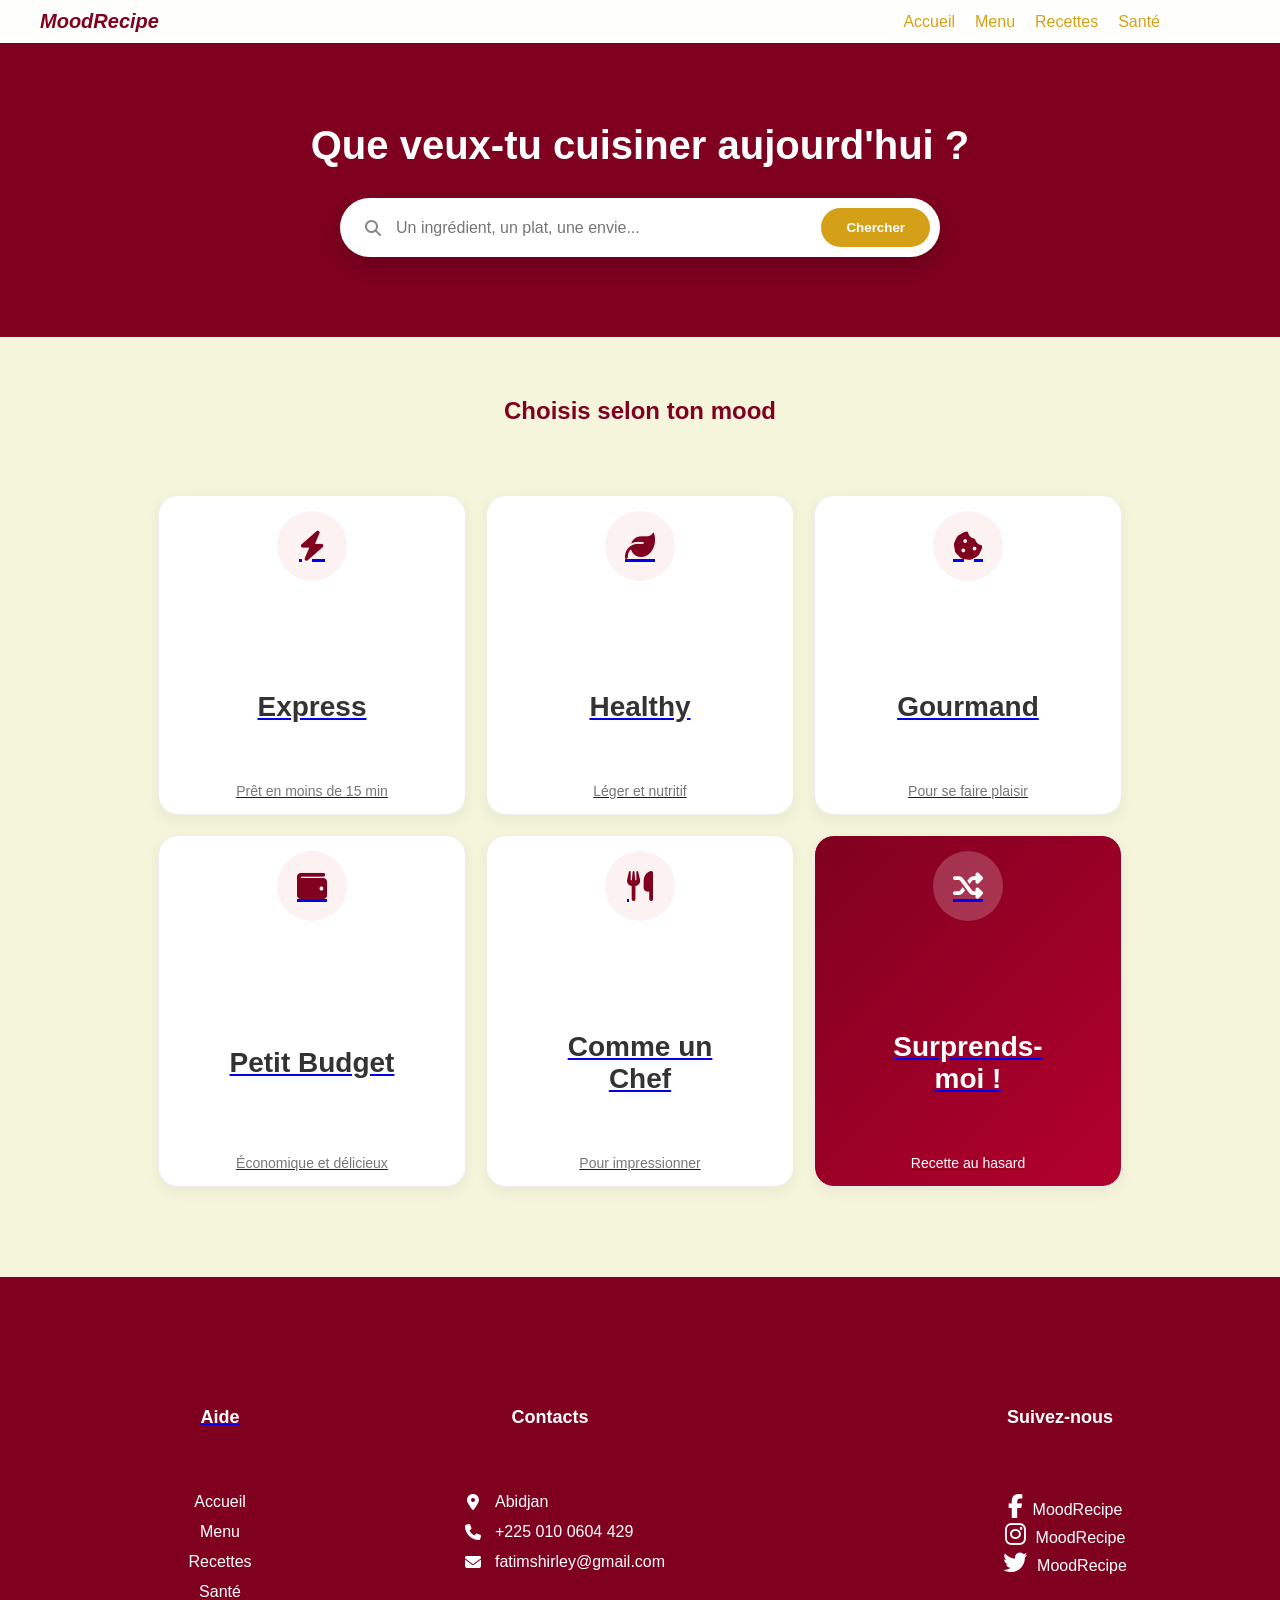
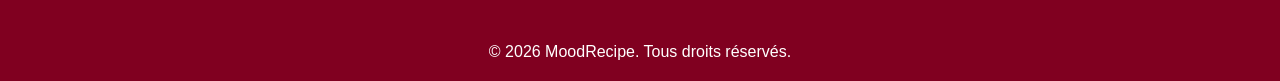
<file: pages/question.html>
<!doctype html>
<html lang="fr">
  <head>
    <meta charset="UTF-8" />
    <meta name="viewport" content="width=device-width, initial-scale=1.0" />
    <title>Que cuisiner ? - MoodRecipe</title>
    <link rel="stylesheet" href="question.css" />
    <link
      rel="stylesheet"
      href="https://cdnjs.cloudflare.com/ajax/libs/font-awesome/6.4.0/css/all.min.css"
    />
  </head>
  <body>

    <div class="hero-img">
      <nav>
        <div class="logo">
          <h3>MoodRecipe</h3>
        </div>

        <ul class="navbar">
          <li><a href="./accueil.html">Accueil</a></li>
          <li><a href="./menu.html">Menu</a></li>
          <li><a href="./recettes.html">Recettes</a></li>
          <li><a href="./sante.html">Santé</a></li>
        </ul>
      </nav>
    </div>

    <section class="search-hero">
      <h1>Que veux-tu cuisiner aujourd'hui ?</h1>
      <div class="search-box">
        <i class="fa-solid fa-magnifying-glass"></i>
        <input type="text" placeholder="Un ingrédient, un plat, une envie..." />
        <a href="./recettes.html"><button>Chercher</button></a>
      </div>
    </section>

    <section class="categories-container">
      <h2>Choisis selon ton mood</h2>
      <a href="./express.html">
      <div class="grid-moods">
        <div class="mood-card">
          <div class="icon-circle"><i class="fa-solid fa-bolt"></i></div>
          <h3>Express</h3>
          <p>Prêt en moins de 15 min</p>
        </div>
      </a>
    
      <a href="./sante.html">
        <div class="mood-card">
          <div class="icon-circle"><i class="fa-solid fa-leaf"></i></div>
          <h3>Healthy</h3>
          <p>Léger et nutritif</p>
        </div>
        </a>

      <a href="./gourmand.html">
        <div class="mood-card">
          <div class="icon-circle"><i class="fa-solid fa-cookie-bite"></i></div>
          <h3>Gourmand</h3>
          <p>Pour se faire plaisir</p>
        </div>
      </a>
 

      <a href="./petitbudget.html">
        <div class="mood-card">
          <div class="icon-circle"><i class="fa-solid fa-wallet"></i></div>
          <h3>Petit Budget</h3>
          <p>Économique et délicieux</p>
        </div>
      </a>
       
      <a href="./chef.html">
        <div class="mood-card">
          <div class="icon-circle"><i class="fa-solid fa-utensils"></i></div>
          <h3>Comme un Chef</h3>
          <p>Pour impressionner</p>
        </div>
        </a>

       <a href="./recettes.html">
        <div class="mood-card random">
          <div class="icon-circle"><i class="fa-solid fa-shuffle"></i></div>
          <h3>Surprends-moi !</h3>
          <p>Recette au hasard</p>
        </div>
      </div>
      </a>
    </section>

    <footer>
  <div class="footer-container">
    <div class="footer-links">
    <a href="aide.html"><h3>Aide</h3></a>
      <ul>
        <li><a href="./accueil.html">Accueil</a></li>
        <li><a href="./menu.html">Menu</a></li>
        <li><a href="./recettes.html">Recettes</a></li>
        <li><a href="./sante.html">Santé</a></li>
      </ul>
    </div>

   
    <div class="footer-contacts">
      <h3>Contacts</h3>
      <p><i class="fa-solid fa-location-dot"></i> Abidjan</p>
      <p><i class="fa-solid fa-phone"></i> +225 010 0604 429</p>
      <p><i class="fa-solid fa-envelope"></i> fatimshirley@gmail.com</p>
    </div>

    <div class="footer-socials">
      <h3>Suivez-nous</h3>
      <p><a href=""><i class="fab fa-facebook-f"></i></a><span>MoodRecipe</span></p>
      <p><a href=""><i class="fab fa-instagram"></i></a><span>MoodRecipe</span></p>
      <p><a href=""><i class="fab fa-twitter"></i></a><span>MoodRecipe</span></p>
    </div>
  </div>

  <p class="footer-copy">© 2026 MoodRecipe. Tous droits réservés.</p>
</footer>


  </body>
</html>
</file>
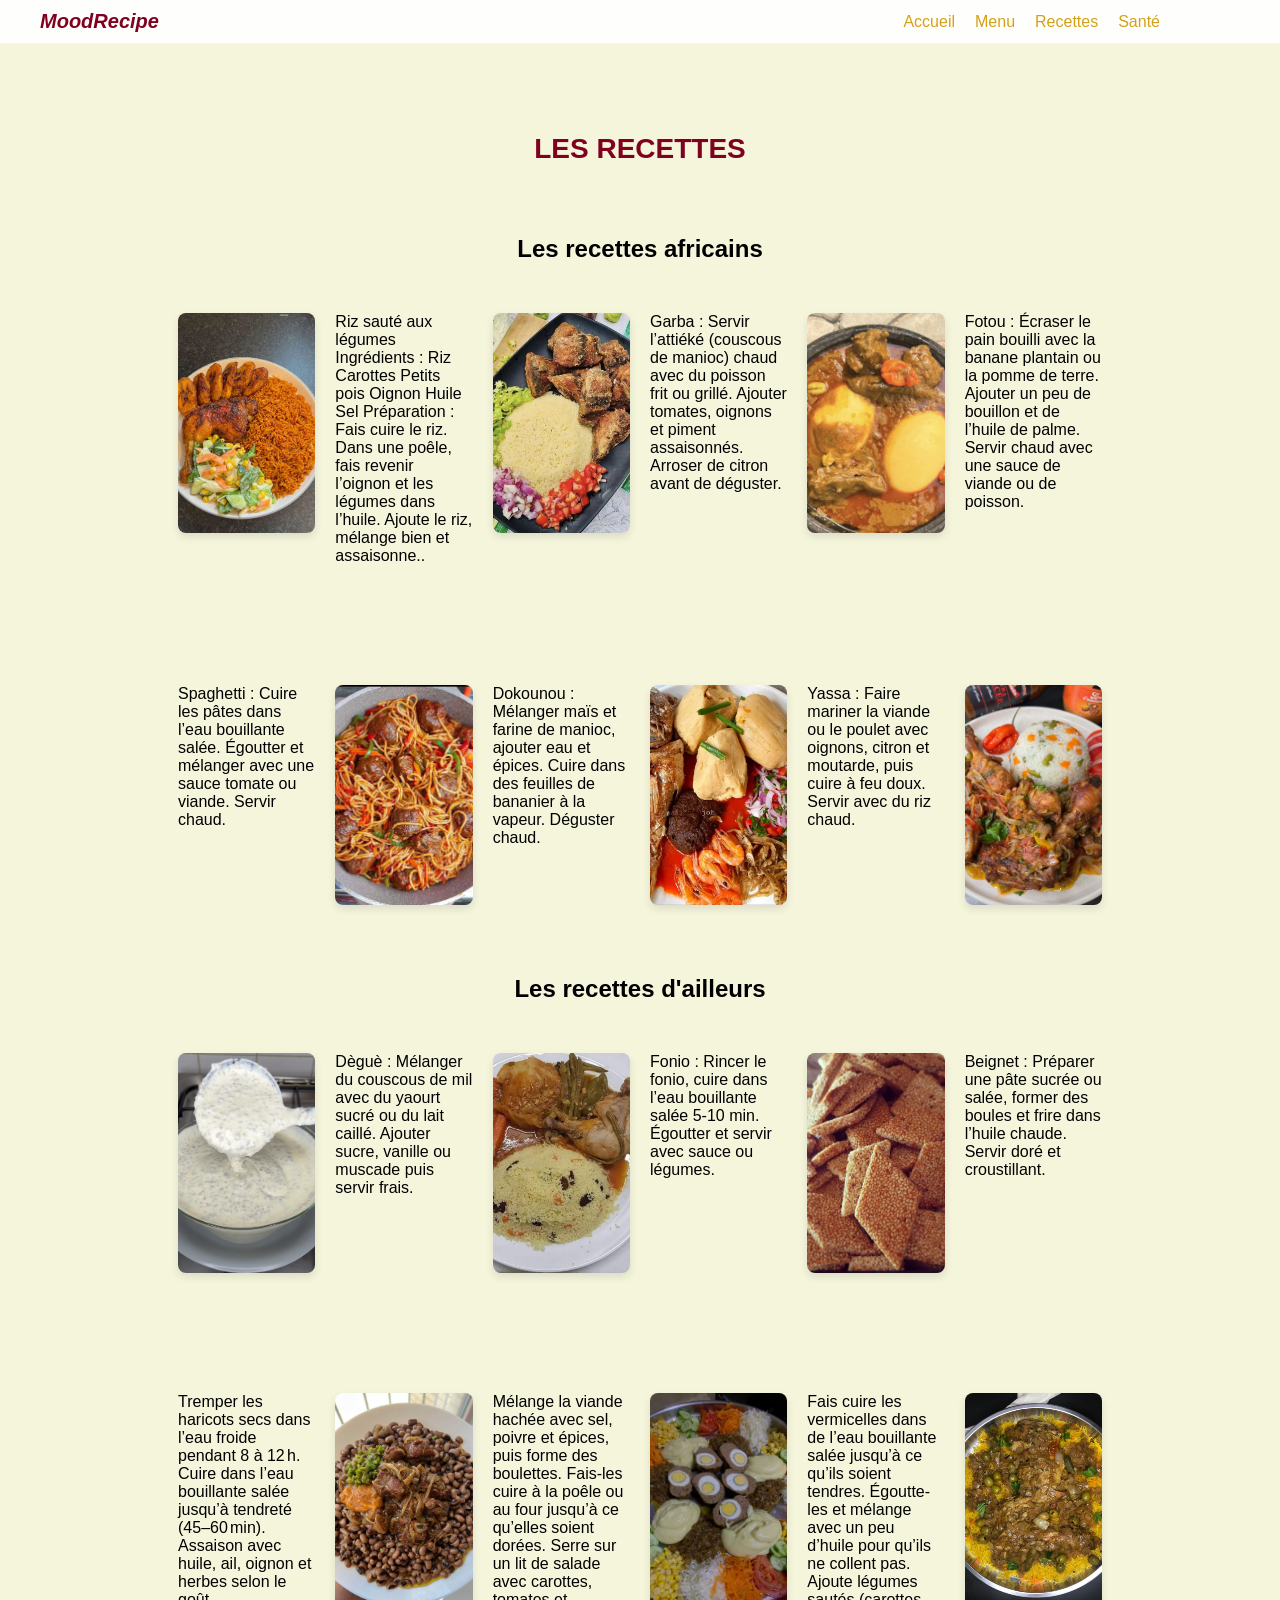
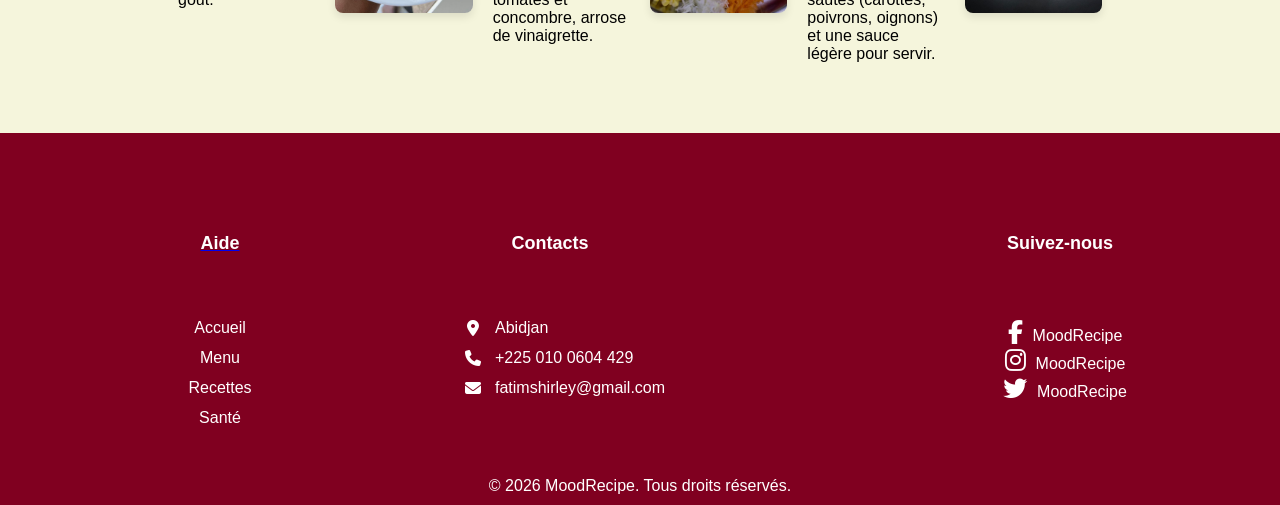
<file: pages/recettes.html>
<!doctype html>
<html lang="en">
  <head>
    <meta charset="UTF-8" />
    <meta name="viewport" content="width=device-width, initial-scale=1.0" />
    <title>Site</title>
    <link rel="stylesheet" href="./recettes.css" />
    <link
      rel="stylesheet"
      href="https://cdnjs.cloudflare.com/ajax/libs/font-awesome/6.4.0/css/all.min.css"
    />
  </head>
  <body>
    <div class="hero">
      <nav>
        <div class="logo">
          <h3>MoodRecipe</h3>
        </div>

        <ul class="navbar">
          <li><a href="./accueil.html">Accueil</a></li>
          <li><a href="./menu.html">Menu</a></li>
          <li><a href="recettes.html">Recettes</a></li>
          <li><a href="./sante.html">Santé</a></li>
        </ul>
      </nav>
    </div>

    <div>
      <h3>LES RECETTES</h3>
      <h2>Les recettes africains</h2>
      <div class="cadre">
        <img src="images/gras.jpg" alt="" />
        <p>
          Riz sauté aux légumes Ingrédients : Riz Carottes Petits pois Oignon
          Huile Sel Préparation : Fais cuire le riz. Dans une poêle, fais
          revenir l’oignon et les légumes dans l’huile. Ajoute le riz, mélange
          bien et assaisonne..
        </p>
        <img src="images/garba.png" alt="" />
        <p>
          Garba : Servir l’attiéké (couscous de manioc) chaud avec du poisson
          frit ou grillé. Ajouter tomates, oignons et piment assaisonnés.
          Arroser de citron avant de déguster.
        </p>
        <img src="images/foutou.png" />
        <p>
          Fotou : Écraser le pain bouilli avec la banane plantain ou la pomme de
          terre. Ajouter un peu de bouillon et de l’huile de palme. Servir chaud
          avec une sauce de viande ou de poisson.
        </p>
      </div>
      <div class="cadre">
        <p>
          Spaghetti : Cuire les pâtes dans l’eau bouillante salée. Égoutter et
          mélanger avec une sauce tomate ou viande. Servir chaud.
        </p>
        <img src="images/sphagueti.jpg" alt="" />
        <p>
          Dokounou : Mélanger maïs et farine de manioc, ajouter eau et épices.
          Cuire dans des feuilles de bananier à la vapeur. Déguster chaud.
        </p>
        <img src="images/dokounou.png" alt="" />
        <p>
          Yassa : Faire mariner la viande ou le poulet avec oignons, citron et
          moutarde, puis cuire à feu doux. Servir avec du riz chaud.
        </p>
        <img src="images/yassa.png" alt="" />
      </div>
      <h2>Les recettes d'ailleurs</h2>
      <div class="cadre">
        <img src="images/degue.png" alt="" />
        <p>
          Dèguè : Mélanger du couscous de mil avec du yaourt sucré ou du lait
          caillé. Ajouter sucre, vanille ou muscade puis servir frais.
        </p>
        <img src="images/fonio.png" />
        <p>
          Fonio : Rincer le fonio, cuire dans l’eau bouillante salée 5-10 min.
          Égoutter et servir avec sauce ou légumes.
        </p>
        <img src="images/beignet.png" alt="" />
        <p>
          Beignet : Préparer une pâte sucrée ou salée, former des boules et
          frire dans l’huile chaude. Servir doré et croustillant.
        </p>
      </div>
      <div class="cadre">
        <p>
          Tremper les haricots secs dans l’eau froide pendant 8 à 12 h. Cuire
          dans l’eau bouillante salée jusqu’à tendreté (45–60 min). Assaison
          avec huile, ail, oignon et herbes selon le goût.
        </p>
        <img src="images/haricot.png" alt="" />
        <p>
          Mélange la viande hachée avec sel, poivre et épices, puis forme des
          boulettes. Fais-les cuire à la poêle ou au four jusqu’à ce qu’elles
          soient dorées. Serre sur un lit de salade avec carottes, tomates et
          concombre, arrose de vinaigrette.
        </p>
        <img src="images/boulettes.png" alt="" />
        <p>
          Fais cuire les vermicelles dans de l’eau bouillante salée jusqu’à ce
          qu’ils soient tendres. Égoutte-les et mélange avec un peu d’huile pour
          qu’ils ne collent pas. Ajoute légumes sautés (carottes, poivrons,
          oignons) et une sauce légère pour servir.
        </p>
        <img src="images/vermicelle.png" alt="" />
      </div>
    </div>

    <footer>
      <div class="footer-container">
        <div class="footer-links">
          <a href="aide.html"><h3>Aide</h3></a>
          <ul>
            <li><a href="./accueil.html">Accueil</a></li>
            <li><a href="./menu.html">Menu</a></li>
            <li><a href="./recettes.html">Recettes</a></li>
            <li><a href="./sante.html">Santé</a></li>
          </ul>
        </div>


        <div class="footer-contacts">
          <h3>Contacts</h3>
          <p><i class="fa-solid fa-location-dot"></i> Abidjan</p>
          <p><i class="fa-solid fa-phone"></i> +225 010 0604 429</p>
          <p><i class="fa-solid fa-envelope"></i> fatimshirley@gmail.com</p>
        </div>

        <div class="footer-socials">
          <h3>Suivez-nous</h3>
          <p>
            <a href=""><i class="fab fa-facebook-f"></i></a
            ><span>MoodRecipe</span>
          </p>
          <p>
            <a href=""><i class="fab fa-instagram"></i></a
            ><span>MoodRecipe</span>
          </p>
          <p>
            <a href=""><i class="fab fa-twitter"></i></a><span>MoodRecipe</span>
          </p>
        </div>
      </div>

      <p class="footer-copy">© 2026 MoodRecipe. Tous droits réservés.</p>
    </footer>
  </body>
</html>
</file>
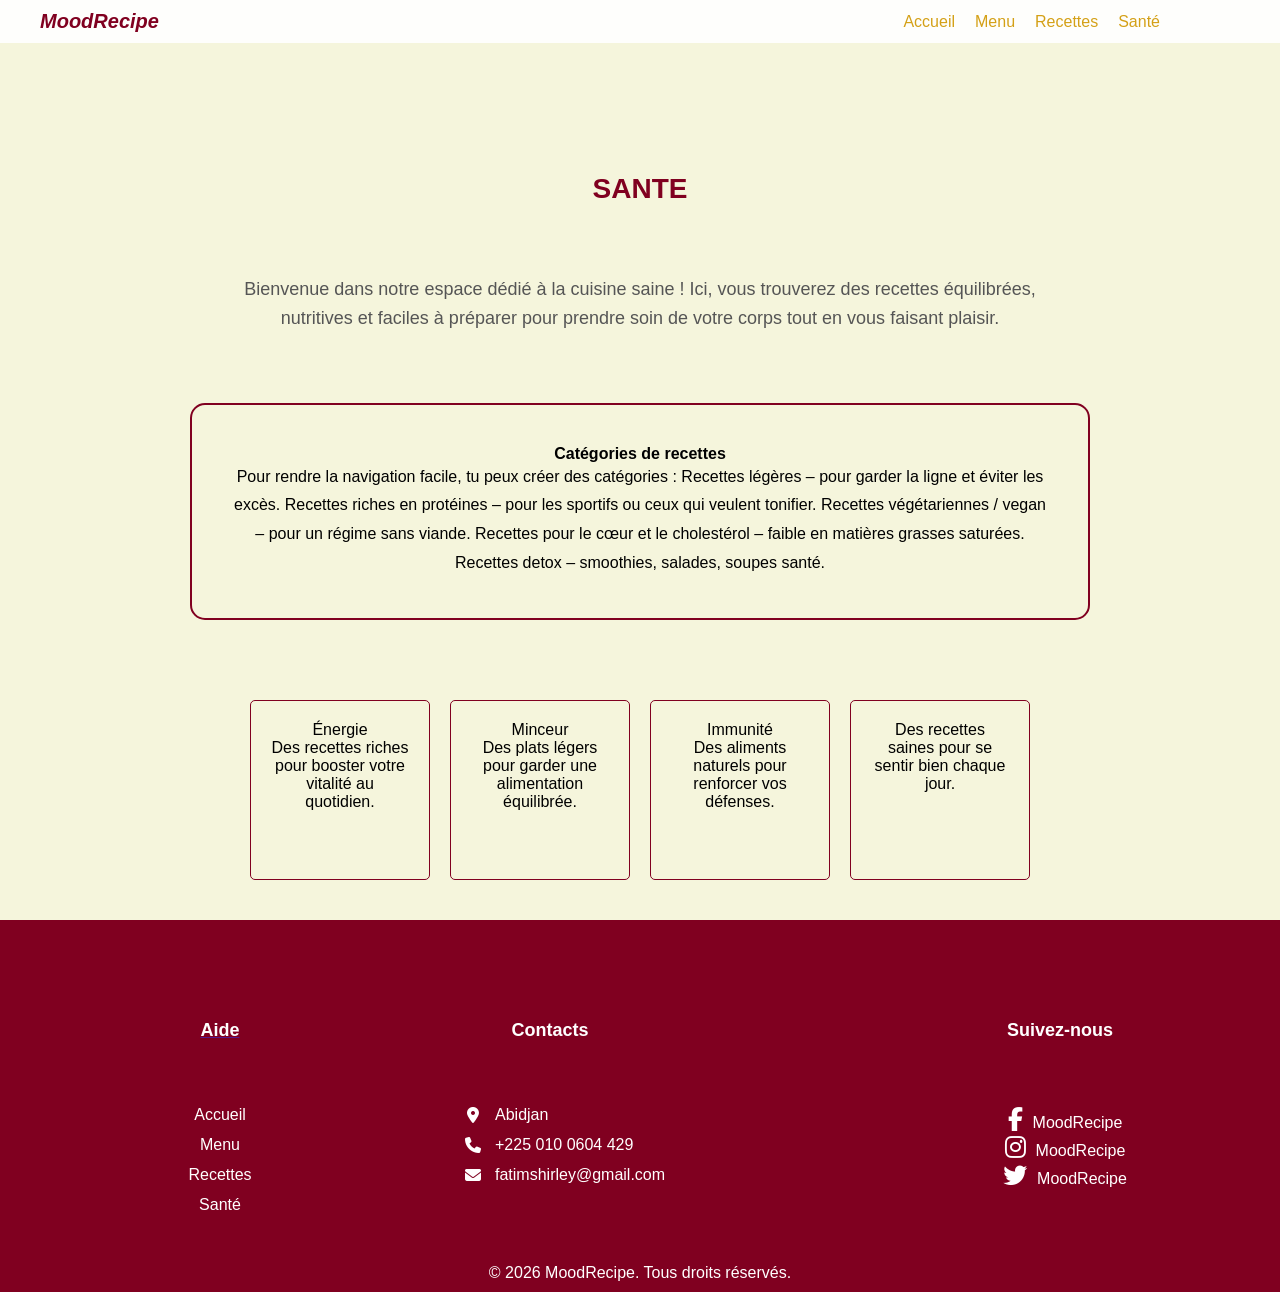
<file: pages/sante.html>
<!doctype html>
<html lang="en">
  <head>
    <meta charset="UTF-8" />
    <meta name="viewport" content="width=device-width, initial-scale=1.0" />
    <title>Site</title>
    <link rel="stylesheet" href="./sante.css" />
    <link
      rel="stylesheet"
      href="https://cdnjs.cloudflare.com/ajax/libs/font-awesome/6.4.0/css/all.min.css"
    />
  </head>
  <body>
    <div class="hero-img">
      <nav>
        <div class="logo">
          <h3>MoodRecipe</h3>
        </div>

        <ul class="navbar">
          <li><a href="./accueil.html">Accueil</a></li>
          <li><a href="menu.html">Menu</a></li>
          <li><a href="recettes.html">Recettes</a></li>
          <li><a href="sante.html">Santé</a></li>
        </ul>
      </nav>
    </div>
    <div class="sante">
      <h3>SANTE</h3>
      <p>
        Bienvenue dans notre espace dédié à la cuisine saine ! Ici, vous
        trouverez des recettes équilibrées, nutritives et faciles à préparer
        pour prendre soin de votre corps tout en vous faisant plaisir.
      </p>
    </div>
    <div class="sante-1">
      <div class="cadr">
        <h4>Catégories de recettes</h4>
        <p>
          Pour rendre la navigation facile, tu peux créer des catégories :
          Recettes légères – pour garder la ligne et éviter les excès. Recettes
          riches en protéines – pour les sportifs ou ceux qui veulent tonifier.
          Recettes végétariennes / vegan – pour un régime sans viande. Recettes
          pour le cœur et le cholestérol – faible en matières grasses saturées.
          Recettes detox – smoothies, salades, soupes santé.
        </p>
      </div>
    </div>
    <div class="cad-container">
      <div class="cad">
        <span>Énergie</span>
        <p>Des recettes riches pour booster votre vitalité au quotidien.</p>
      </div>

      <div class="cad">
        <span>Minceur</span>
        <p>Des plats légers pour garder une alimentation équilibrée.</p>
      </div>

      <div class="cad">
        <span>Immunité</span>
        <p>Des aliments naturels pour renforcer vos défenses.</p>
      </div>

      <div class="cad">
        <p>Des recettes saines pour se sentir bien chaque jour.</p>
      </div>
    </div>
    <footer>
      <div class="footer-container">
        <div class="footer-links">
          <a href=""><h3>Aide</h3></a>
          <ul>
            <li><a href="./accueil.html">Accueil</a></li>
            <li><a href="./menu.html">Menu</a></li>
            <li><a href="./recettes.html">Recettes</a></li>
            <li><a href="./sante.html">Santé</a></li>
          </ul>
        </div>

        <div class="footer-contacts">
          <h3>Contacts</h3>
          <p><i class="fa-solid fa-location-dot"></i> Abidjan</p>
          <p><i class="fa-solid fa-phone"></i> +225 010 0604 429</p>
          <p><i class="fa-solid fa-envelope"></i> fatimshirley@gmail.com</p>
        </div>

        <div class="footer-socials">
          <h3>Suivez-nous</h3>
          <p>
            <a href=""><i class="fab fa-facebook-f"></i></a
            ><span>MoodRecipe</span>
          </p>
          <p>
            <a href=""><i class="fab fa-instagram"></i></a
            ><span>MoodRecipe</span>
          </p>
          <p>
            <a href=""><i class="fab fa-twitter"></i></a><span>MoodRecipe</span>
          </p>
        </div>
      </div>

      <p class="footer-copy">© 2026 MoodRecipe. Tous droits réservés.</p>
    </footer>
  </body>
</html>
</file>
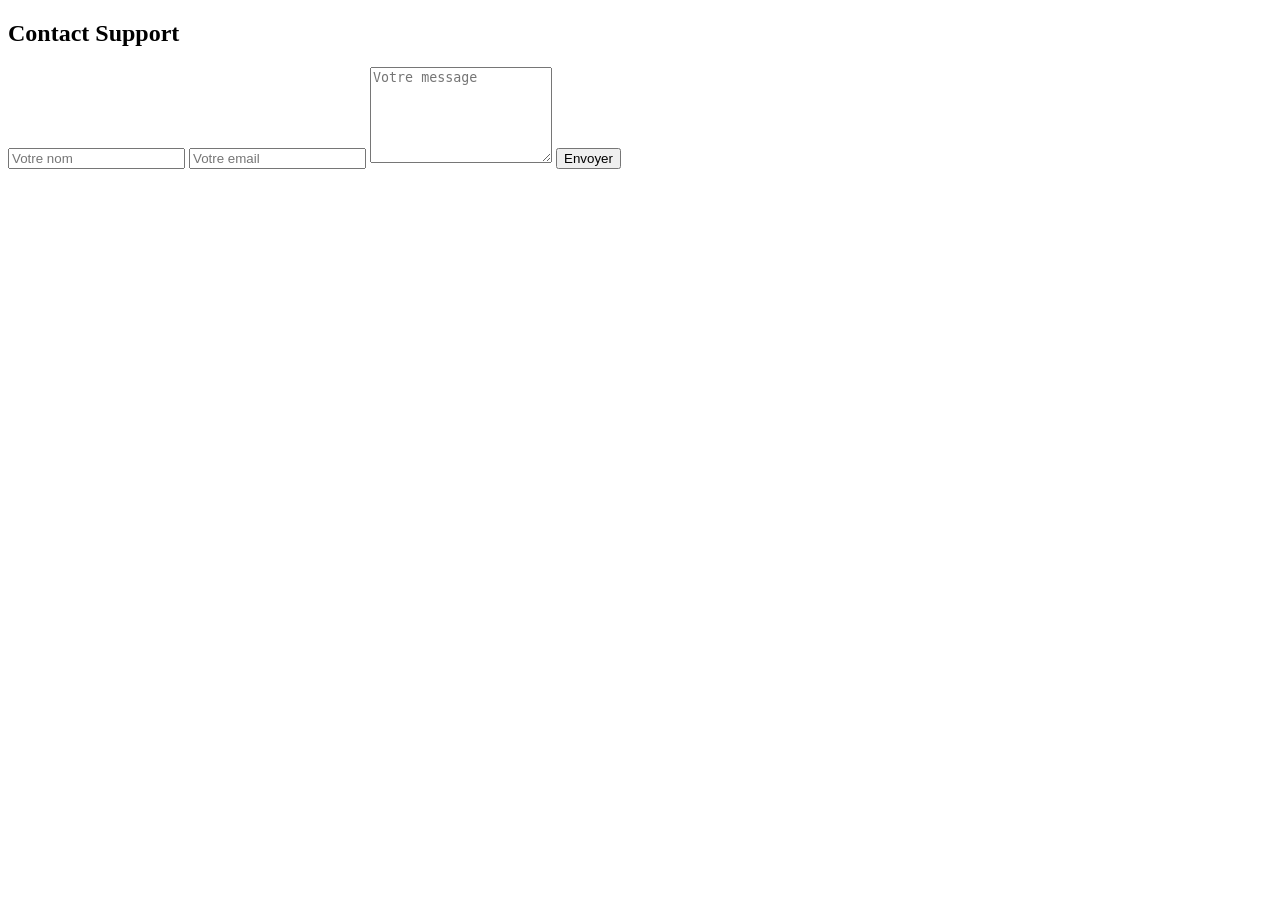
<file: pages/support.html>
<!DOCTYPE html>
<html lang="fr">
<head>
  <meta charset="UTF-8">
  <meta name="viewport" content="width=device-width, initial-scale=1.0">
  <title>Contact Support</title>
  <link rel="stylesheet" href="./support.html">
</head>
<body>

  <section class="contact-support">
    <h2>Contact Support</h2>
    <form>
      <input type="text" placeholder="Votre nom" required>
      <input type="email" placeholder="Votre email" required>
      <textarea placeholder="Votre message" rows="6" required></textarea>
      <button type="submit">Envoyer</button>
    </form>
  </section>

</body>
</html>
</file>
<file: style.css>
/* Reset */
* {
  padding: 0;
  margin: 0;
  box-sizing: border-box;
}

body {
  min-height: 100vh;
  width: 100%;
  overflow-x: hidden; /* empêche le scroll horizontal */
  background-color: white;
  font-family: sans-serif;
}

/* nav = logo + menu */
nav {
  display: flex;
  justify-content: space-between; /* logo à gauche, menu à droite */
  align-items: center;
  padding: 0% 30px; /* espace autour du contenu */
  position: sticky;
  top: 0;
  z-index: 1000;
  background-color: rgba(
    255,
    255,
    255,
    0.9
  ); /* header blanc semi-transparent */
}

/* Logo */
.logo h3 {
  font-style: italic;
  color: #800020;
  font-size: 20px;
  margin: 0;
  padding: 10px;
}

/* Menu */
.navbar {
  display: flex; /* aligne les items sur une ligne */
  list-style: none;
  gap: 20px; /* espace entre les menus */
  padding-right: 90px;
  padding-left: 40px;
}

.navbar li a {
  color: #d4a017;
  text-decoration: none;
  font-family: sans-serif;
  font-size: 16px;
}

/* Image plein écran */
.hero-img {
  width: 100%;
  height: 100vh;
  overflow: hidden; /* empêche les débordements horizontaux */
  position: relative;
}

.hero-img img {
  width: 100%;
  height: 100%;
  object-fit: cover;
  display: block;
}

.hero2 {
  position: absolute;
  top: 55%;
  left: 50%;
  transform: translate(-50%, -50%);
  background: none;
  height: auto;
}

.hero2 button {
  padding: 15px 35px;
  font-size: 18px;
  color: white;
  background-color: rgba(255, 255, 255, 0.2);
  border: 1px solid white;
  border-radius: 30px;
  backdrop-filter: blur(5px);
  cursor: pointer;
  transition: 0.3s ease;
}

.hero2 button:hover {
  background-color: rgba(255, 255, 255, 0.35);
}

/* Titre "A PROPOS" centré */
div h3 {
  text-align: center;
  color: #800020;
  margin: 40px 0 20px 0; /* espace au-dessus et en dessous */
  font-size: 28px;
}

/* Rectangle blanc avec ombre */
.ombre {
  background-color: white;
  padding: 30px 40px; /* espace autour du texte */
  max-width: 1000px;
  margin: 0 auto 50px auto; /* centre horizontalement et espace sous le rectangle */
  box-shadow: 0 4px 15px rgba(0, 0, 0, 0.3); /* ombre portée */
  border-radius: 12px;
  text-align: justify; /* texte justifié pour lecture plus agréable */
}

/* Paragraphes à l'intérieur du rectangle */
.ombre p {
  color: #333;
  line-height: 1.6; /* espace entre les lignes pour lisibilité */
  font-size: 16px;
}

/* Responsive */
@media screen and (max-width: 768px) {
  nav {
    padding: 10px 20px;
  }

  .navbar {
    gap: 10px;
  }

  .ombre {
    padding: 20px 15px;
  }

  div h3 {
    font-size: 24px;
  }

  .ombre p {
    font-size: 14px;
  }
}

.chiffre {
  display: flex; /* aligne les icônes sur la même ligne */
  justify-content: center; /* centre le groupe */
  gap: 50px; /* espace entre chaque icône */
  margin: 50px 0;
}

.icone {
  display: flex;
  flex-direction: column; /* texte sous l'icône */
  align-items: center;
  text-align: center;
  cursor: pointer; /* effet au survol */
}

.icone i {
  font-size: 50px; /* taille des icônes */
  color: #800020;
  margin-bottom: 10px; /* espace entre icône et légende */
  transition:
    transform 0.3s,
    color 0.3s;
}

.icone i:hover {
  transform: scale(1.2);
  color: #d4a017;
}

.icone p {
  font-size: 16px;
  font-weight: bold;
}

/* --- FOOTER --- */
footer {
  background-color: #800020;
  color: white;
  padding: 40px 30px 20px;
}

.footer-container {
  display: flex;
  justify-content: space-between;
  align-items: flex-start;
  max-width: 1200px;
  margin: auto;
  flex-wrap: wrap;
  gap: 30px;
}

/* Colonnes */
.footer-links,
.footer-contacts,
.footer-socials {
  width: 30%;
}

/* Titres footer */
.footer-links h3,
.footer-contacts h3,
.footer-socials h3 {
  margin-bottom: 15px;
  font-size: 18px;
  font-weight: normal;
}

/* Liens */
.footer-links ul {
  list-style: none;
}

.footer-links li {
  margin-bottom: 10px;
}

.footer-links li a {
  color: white;
  text-decoration: none;
  font-weight: normal;
}

/* Contacts */
.footer-contacts p {
  margin-bottom: 10px;
  font-weight: normal;
  font-size: 15px;
}

/* Icônes contacts */
.footer-contacts i {
  margin-right: 8px;
}

/* Réseaux sociaux */
.footer-socials a {
  color: white;
  font-size: 22px;
  margin-right: 15px;
}

/* Copyright */
.footer-copy {
  text-align: center;
  margin-top: 30px;
  font-size: 14px;
  font-weight: normal;
}
</file>
<file: pages/accueil.css>
/* Reset */
* {
  padding: 0;
  margin: 0;
  box-sizing: border-box;
}

body {
  min-height: 100vh;
  width: 100%;
  overflow-x: hidden; /* empêche le scroll horizontal */
  background-color: white;
  font-family: sans-serif;
}

/* nav = logo + menu */
nav {
  display: flex;
  justify-content: space-between; /* logo à gauche, menu à droite */
  align-items: center;
  padding: 0% 30px; /* espace autour du contenu */
  position: sticky;
  top: 0;
  z-index: 1000;
  background-color: rgba(
    255,
    255,
    255,
    0.9
  ); /* header blanc semi-transparent */
}

/* Logo */
.logo h3 {
  font-style: italic;
  color: #800020;
  font-size: 20px;
  margin: 0;
  padding: 10px;
}

/* Menu */
.navbar {
  display: flex; /* aligne les items sur une ligne */
  list-style: none;
  gap: 20px; /* espace entre les menus */
  padding-right: 90px;
  padding-left: 40px;
}

.navbar li a {
  color: #d4a017;
  text-decoration: none;
  font-family: sans-serif;
  font-size: 16px;
}

/* Image plein écran */
.hero-img {
  width: 100%;
  height: 100vh;
  overflow: hidden; /* empêche les débordements horizontaux */
  position: relative;
}

.hero-img img {
  width: 100%;
  height: 100%;
  object-fit: cover;
  display: block;
}

.hero2 {
  position: absolute;
  top: 55%;
  left: 50%;
  transform: translate(-50%, -50%);
  background: none;
  height: auto;
}

.hero2 button {
  padding: 15px 35px;
  font-size: 18px;
  color: white;
  background-color: rgba(255, 255, 255, 0.2);
  border: 1px solid white;
  border-radius: 30px;
  backdrop-filter: blur(5px);
  cursor: pointer;
  transition: 0.3s ease;
}

.hero2 button:hover {
  background-color: rgba(255, 255, 255, 0.35);
}


div h3 {
  text-align: center;
  color: #800020;
  margin: 40px 0 20px 0; /* espace au-dessus et en dessous */
  font-size: 28px;
}

/* Rectangle blanc avec ombre */
.ombre {
  background-color: white;
  padding: 30px 40px; /* espace autour du texte */
  max-width: 1000px;
  margin: 0 auto 50px auto; /* centre horizontalement et espace sous le rectangle */
  box-shadow: 0 4px 15px rgba(0, 0, 0, 0.3); /* ombre portée */
  border-radius: 12px;
  text-align: justify; /* texte justifié pour lecture plus agréable */
}

/* Paragraphes à l'intérieur du rectangle */
.ombre p {
  color: #333;
  line-height: 1.6; /* espace entre les lignes pour lisibilité */
  font-size: 16px;
}

/* Responsive */
@media screen and (max-width: 768px) {
  nav {
    padding: 10px 20px;
  }

  .navbar {
    gap: 10px;
  }

  .ombre {
    padding: 20px 15px;
  }

  div h3 {
    font-size: 24px;
  }

  .ombre p {
    font-size: 14px;
  }
}

.chiffre {
  display: flex; /* aligne les icônes sur la même ligne */
  justify-content: center; /* centre le groupe */
  gap: 50px; /* espace entre chaque icône */
  margin: 50px 0;
}

.icone {
  display: flex;
  flex-direction: column; /* texte sous l'icône */
  align-items: center;
  text-align: center;
}

.icone i {
  font-size: 50px; /* taille des icônes */
  color: #800020;
  margin-bottom: 10px; /* espace entre icône et légende */
  transition:
    transform 0.3s,
    color 0.3s;
}

.icone p {
  font-size: 16px;
  font-weight: bold;
}


footer {
  background-color: #800020;
  color: white;
  padding: 10px;
}


/* Footer container */
.footer-container {
  display: flex;
  justify-content: space-between;
  align-items: flex-start;
  max-width: 1200px;
  margin: auto;
  flex-wrap: wrap;
}


.footer-links,
.footer-contacts,
.footer-socials {
  width: 30%;
  text-align: center; 
  margin-bottom: 8px;
}


.footer-links h3 {
  color: white ;
  margin-bottom: 15px;
  font-size: 18px;
}

.footer-links ul {
  list-style: none; /* supprime les puces */
  padding: 0;
  margin: 0;
}

.footer-links li {
  margin-bottom: 12px;
}

.footer-links li a {
  color: white;
  text-decoration: none;
  font-weight: normal;
  font-size: 16px;
}


.footer-contacts h3 {
  color: white;
  margin-bottom: 15px;
  font-size: 18px;
  width: 50%; /* occupe toute la largeur du bloc */
  text-align: center;
}

.footer-contacts p {
  display: flex;
  align-items: center;
  gap: 10px;
  margin-bottom: 12px;
  font-weight: normal;
  font-size: 16px;
  color: white;
  text-align: center;
  justify-content: flex-start; /* reste en colonne verticale */
  flex-direction: row; /* icône et texte sur la même ligne */
}

.footer-contacts p i {
  width: 25px; /* fixe la largeur pour aligner le texte */
  text-align: center;
}

/* Réseaux sociaux */
.footer-socials h3 {
  color: white;
  margin-bottom: 15px;
  font-size: 18px;
  text-align: center;
}

.footer-socials a {
  font-size: 24px;
  color: white;
  margin: 0 10px;
  display: inline-block;
  transition: transform 0.3s;
}

.footer-socials a:hover {
  transform: scale(1.2);
}


.footer-copy {
  text-align: center;
  margin-top: 30px;
  font-size: 16px;
  font-weight: normal;
}




/* --- 1. Écrans larges (Laptops/Desktops classiques) --- */
@media screen and (max-width: 1200px) {
  .cadre {
    grid-template-columns: repeat(4, 1fr); /* 4 images au lieu de 6 */
    width: 90%;
  }
  
  .navbar {
    padding-right: 20px;
    padding-left: 20px;
  }
}

/* --- 2. Tablettes (iPad, Tablettes Android) --- */
@media screen and (max-width: 992px) {
  .cadre {
    grid-template-columns: repeat(3, 1fr); /* 3 images par ligne */
    gap: 15px;
  }

  .cad-container {
    flex-wrap: wrap; /* CRITIQUE : permet aux cadres de passer à la ligne */
    gap: 15px;
  }

  .cad {
    width: 140px; /* On réduit légèrement la taille */
    height: 140px;
  }
}

/* --- 3. Smartphones Large (Portrait) --- */
@media screen and (max-width: 768px) {
  nav {
    flex-direction: column;
    padding: 15px;
    gap: 15px;
  }

  .navbar {
    padding: 0;
    gap: 15px;
    justify-content: center;
    width: 100%;
  }

  div h3 {
    font-size: 24px;
    padding: 25px 10px;
  }

  .cadre {
    grid-template-columns: repeat(2, 1fr); /* 2 images par ligne */
    width: 95%;
  }

  .sante {
    padding: 30px 5%;
  }

  .cadr {
    width: 95%;
    padding: 20px;
    margin-bottom: 40px;
  }


  .footer-container {
    flex-direction: column;
    align-items: center;
    text-align: center;
    gap: 30px;
  }

  .footer-links, .footer-contacts, .footer-socials {
    width: 100%;
  }

  .footer-contacts p {
    justify-content: center; /* Aligne les icônes au centre */
  }
}

/* --- 4. Petits Smartphones (iPhone SE, etc.) --- */
@media screen and (max-width: 480px) {
  .logo h3 {
    font-size: 18px;
  }

  .navbar li a {
    font-size: 14px;
  }

  .cadre {
    grid-template-columns: 1fr; /* 1 seule image par ligne */
  }

  .cadre img {
    height: 180px; /* On donne de la hauteur pour que l'image soit belle seule */
  }

  .cad-container {
    display: grid;
    grid-template-columns: repeat(2, 1fr); /* Les petits cadres 2 par 2 */
    gap: 10px;
  }

  .cad {
    width: 100%; /* S'adapte à la grille */
    height: auto;
    padding: 15px 5px;
    font-size: 14px;
  }

  .sante p {
    font-size: 14px;
  }

  .footer-copy {
    font-size: 13px;
  }
}

/* --- 5. Très Grands Écrans (Ultra-wide) --- */
@media screen and (min-width: 1600px) {
  .cadre, .footer-container {
    max-width: 1400px;
    margin-left: auto;
    margin-right: auto;
  }
}
</file>
<file: pages/aide.css>
/* Reset */
* {
  margin: 0;
  padding: 0;
  box-sizing: border-box;
}

body {
  font-family: sans-serif;
  background-color: beige;
  overflow-x: hidden;
  min-height: 100vh;
}

/* NAVBAR */
nav {
  display: flex;
  justify-content: space-between;
  align-items: center;
  padding: 10px 30px;
  background-color: rgba(255, 255, 255, 0.9);
  position: sticky;
  top: 0;
  z-index: 1000;
}

.logo h3 {
  color: #800020;
  font-style: italic;
  font-size: 20px;
}

.navbar {
  display: flex;
  list-style: none;
  gap: 20px;
}

.navbar li a {
  text-decoration: none;
  color: #d4a017;
  font-size: 16px;
}

.navbar li a.active {
  font-weight: bold;
}

/* HERO */
.help-hero {
  text-align: center;
  background-color: #800020;
  color: white;
  padding: 80px 20px;
}

.help-hero h1 {
  font-size: 2.5rem;
  margin-bottom: 20px;
}

.help-hero p {
  font-size: 18px;
  max-width: 700px;
  margin: 0 auto;
}

/* FAQ */
.faq {
  padding: 60px 10%;
  text-align: center;
}

.faq h2 {
  color: #800020;
  margin-bottom: 40px;
}

.faq-container {
  display: grid;
  grid-template-columns: repeat(auto-fit, minmax(280px, 1fr));
  gap: 20px;
}

.faq-item {
  background: #fff;
  padding: 25px;
  border-radius: 12px;
  border: 1px solid #d4a017;
  box-shadow: 0 4px 12px rgba(0, 0, 0, 0.1);
  text-align: left;
  transition: transform 0.3s;
}

.faq-item:hover {
  transform: translateY(-5px);
}

.faq-item h3 {
  color: #800020;
  margin-bottom: 10px;
  font-size: 18px;
}

.faq-item p {
  color: #555;
  font-size: 16px;
  line-height: 1.6;
}

/* CONTACT RAPIDE */
.help-contact {
  background-color: beige;
  text-align: center;
  padding: 60px 20px;
}

.help-contact h2 {
  color: #800020;
  margin-bottom: 20px;
}

.help-contact p {
  margin-bottom: 30px;
  font-size: 16px;
}

.btn-contact {
  text-decoration: none;
  background-color: #d4a017;
  color: white;
  padding: 12px 30px;
  border-radius: 50px;
  font-weight: bold;
  transition: 0.3s;
}

.btn-contact:hover {
  background-color: #b38612;
}

/* Footer global */
footer {
  background-color: #800020;
  color: white;
  padding: 40px 30px 20px;
}

/* Footer container */
.footer-container {
  display: flex;
  justify-content: space-between;
  align-items: flex-start;
  max-width: 1200px;
  margin: auto;
  flex-wrap: wrap;
}

/* Chaque bloc */
.footer-links,
.footer-contacts,
.footer-socials {
  width: 30%;
  text-align: center; /* centre les h3 */
}

/* Liens */
.footer-links h3 {
  color: white;
  margin-bottom: 15px;
  font-size: 18px;
}

.footer-links ul {
  list-style: none; /* supprime les puces */
  padding: 0;
  margin: 0;
}

.footer-links li {
  margin-bottom: 12px;
}

.footer-links li a {
  color: white;
  text-decoration: none;
  font-weight: normal;
  font-size: 16px;
}

/* Contacts */
.footer-contacts h3 {
  color: white;
  margin-bottom: 15px;
  font-size: 18px;
  width: 50%; /* occupe toute la largeur du bloc */
  text-align: center;
}

.footer-contacts p {
  display: flex;
  align-items: center;
  gap: 10px;
  margin-bottom: 12px;
  font-weight: normal;
  font-size: 16px;
  color: white;
  text-align: center;
  justify-content: flex-start; /* reste en colonne verticale */
  flex-direction: row; /* icône et texte sur la même ligne */
}

.footer-contacts p i {
  width: 25px; /* fixe la largeur pour aligner le texte */
  text-align: center;
}

/* Réseaux sociaux */
.footer-socials h3 {
  color: white;
  margin-bottom: 15px;
  font-size: 18px;
  text-align: center;
}

.footer-socials a {
  font-size: 24px;
  color: white;
  margin: 0 10px;
  display: inline-block;
  transition: transform 0.3s;
}

.footer-socials a:hover {
  transform: scale(1.2);
}

/* Copyright */
.footer-copy {
  text-align: center;
  margin-top: 30px;
  font-size: 16px;
  font-weight: normal;
}











/* --- Responsive --- */
@media screen and (max-width: 1024px) {
  .chef-container {
    justify-content: center;
    gap: 20px;
  }

  .chef-card {
    width: 45%; /* deux cartes par ligne */
  }

  nav {
    padding: 10px 20px;
  }

  .navbar {
    gap: 15px;
    padding-right: 20px;
    padding-left: 10px;
    flex-wrap: wrap;
  }

  .logo h3 {
    font-size: 18px;
  }

  .chef h1 {
    font-size: 28px;
  }

  .chef p {
    font-size: 15px;
  }
}

@media screen and (max-width: 768px) {
  .chef-container {
    gap: 15px;
  }

  .chef-card {
    width: 100%; /* une carte par ligne */
  }

  .chef h1 {
    font-size: 24px;
  }

  .chef p {
    font-size: 14px;
  }

  .navbar {
    flex-direction: column;
    align-items: center;
  }
}

@media screen and (max-width: 480px) {
  .chef h1 {
    font-size: 20px;
  }

  .chef p {
    font-size: 13px;
  }

  .chef-card p {
    font-size: 13px;
  }

  .chef-card span {
    padding: 6px 12px;
    font-size: 12px;
  }

  .navbar li a {
    font-size: 14px;
  }

  .logo h3 {
    font-size: 16px;
  }
}
</file>
<file: pages/chef.css>
/* Reset */
* {
  padding: 0;
  margin: 0;
  box-sizing: border-box;
}

body {
  min-height: 100vh;
  width: 100%;
  overflow-x: hidden; /* empêche le scroll horizontal */
  background-color: beige;
  font-family: sans-serif;
}

/* nav = logo + menu */
nav {
  display: flex;
  justify-content: space-between; /* logo à gauche, menu à droite */
  align-items: center;
  padding: 0% 30px; /* espace autour du contenu */
  position: sticky;
  top: 0;
  z-index: 1000;
  background-color: rgba(
    255,
    255,
    255,
    0.9
  ); /* header blanc semi-transparent */
}

/* Logo */
.logo h3 {
  font-style: italic;
  color: #800020;
  font-size: 20px;
  margin: 0;
  padding: 10px;
}

/* Menu */
.navbar {
  display: flex; /* aligne les items sur une ligne */
  list-style: none;
  gap: 20px; /* espace entre les menus */
  padding-right: 90px;
  padding-left: 40px;
}

.navbar li a {
  color: #d4a017;
  text-decoration: none;
  font-family: sans-serif;
  font-size: 16px;
}

/* --- SECTION CHEF --- */
.chef {
  width: 90%;
  margin: auto;
  padding: 50px 0;
  text-align: center;
}

.chef h1 {
  color: #800020;
  margin-bottom: 10px;
}

.chef p {
  color: #555;
  margin-bottom: 40px;
}

.chef-container {
  display: flex;
  justify-content: center;
  gap: 30px;
  flex-wrap: wrap;
}

.chef-card {
  width: 280px;
  background: white;
  border-radius: 12px;
  overflow: hidden;
  box-shadow: 0 4px 12px rgba(0, 0, 0, 0.15);
  padding-bottom: 20px;
  transition: 0.3s;
}

.chef-card:hover {
  transform: translateY(-5px);
}

.chef-card img {
  width: 100%;
  height: 200px;
  object-fit: cover;
}

.chef-card h3 {
  color: #800020;
  margin: 15px 0 10px;
}

.chef-card p {
  padding: 0 15px;
  font-size: 14px;
  color: #666;
}

.chef-card span {
  display: inline-block;
  margin-top: 15px;
  background: #d4a017;
  color: white;
  padding: 8px 15px;
  border-radius: 20px;
}

/* Footer global */
footer {
  background-color: #800020;
  color: white;
  padding: 40px 30px 20px;
}

/* Footer container */
.footer-container {
  display: flex;
  justify-content: space-between;
  align-items: flex-start;
  max-width: 1200px;
  margin: auto;
  flex-wrap: wrap;
}

/* Chaque bloc */
.footer-links,
.footer-contacts,
.footer-socials {
  width: 30%;
  text-align: center; /* centre les h3 */
}

/* Liens */
.footer-links h3 {
  color: white;
  margin-bottom: 15px;
  font-size: 18px;
}

.footer-links ul {
  list-style: none; /* supprime les puces */
  padding: 0;
  margin: 0;
}

.footer-links li {
  margin-bottom: 12px;
}

.footer-links li a {
  color: white;
  text-decoration: none;
  font-weight: normal;
  font-size: 16px;
}

/* Contacts */
.footer-contacts h3 {
  color: white;
  margin-bottom: 15px;
  font-size: 18px;
  width: 50%; /* occupe toute la largeur du bloc */
  text-align: center;
}

.footer-contacts p {
  display: flex;
  align-items: center;
  gap: 10px;
  margin-bottom: 12px;
  font-weight: normal;
  font-size: 16px;
  color: white;
  text-align: center;
  justify-content: flex-start; /* reste en colonne verticale */
  flex-direction: row; /* icône et texte sur la même ligne */
}

.footer-contacts p i {
  width: 25px; /* fixe la largeur pour aligner le texte */
  text-align: center;
}

/* Réseaux sociaux */
.footer-socials h3 {
  color: white;
  margin-bottom: 15px;
  font-size: 18px;
  text-align: center;
}

.footer-socials a {
  font-size: 24px;
  color: white;
  margin: 0 10px;
  display: inline-block;
  transition: transform 0.3s;
}

.footer-socials a:hover {
  transform: scale(1.2);
}

/* Copyright */
.footer-copy {
  text-align: center;
  margin-top: 30px;
  font-size: 16px;
  font-weight: normal;
}










/* ============================================================
   RESPONSIVE DESIGN - PAGE AIDE
   ============================================================ */

/* --- Tablettes (max 1024px) --- */
@media screen and (max-width: 1024px) {
  .faq {
    padding: 50px 5%; /* On donne plus de place au texte */
  }
  
  .navbar {
    padding-right: 0;
    gap: 15px;
  }
}

/* --- Smartphones Large (max 768px) --- */
@media screen and (max-width: 768px) {
  /* Navigation mobile */
  nav {
    flex-direction: column;
    padding: 20px 10px;
    gap: 15px;
  }

  .navbar {
    padding-left: 0;
    justify-content: center;
    width: 100%;
    flex-wrap: wrap; /* Évite que les liens sortent de l'écran */
  }

  /* Section Aide & FAQ */
  .help-hero {
    padding: 60px 20px;
  }

  .help-hero h1 {
    font-size: 26px;
  }

  .faq-item {
    padding: 15px 5px; /* Réduit l'espace interne sur mobile */
  }

  /* Footer : Alignement vertical et centré */
  .footer-container {
    flex-direction: column;
    align-items: center;
    text-align: center;
    gap: 35px;
  }

  .footer-links, .footer-contacts, .footer-socials {
    width: 100%;
    margin-bottom: 0;
  }

  .footer-contacts p {
    justify-content: center; /* Aligne l'icône et le texte au milieu */
  }
  
  .footer-contacts h3 {
    width: 100%; /* Permet au titre de se centrer par rapport au bloc */
  }
}

/* --- Très petits écrans (max 480px) --- */
@media screen and (max-width: 480px) {
  .help-hero h1 {
    font-size: 22px;
  }

  .help-hero p {
    font-size: 14px;
  }

  /* Bouton contact : Pleine largeur pour le pouce */
  .btn-contact {
    display: block;
    width: 100%;
    padding: 15px 10px;
  }

  .navbar li a {
    font-size: 14px;
  }

  .faq-item h3 {
    font-size: 17px;
  }
}
</file>
<file: pages/express.css>
/* Reset */
* {
  padding: 0;
  margin: 0;
  box-sizing: border-box;
}

body {
  min-height: 100vh;
  width: 100%;
  overflow-x: hidden; /* empêche le scroll horizontal */
  background-color: beige;
  font-family: sans-serif;
}


nav {
  display: flex;
  justify-content: space-between; /* logo à gauche, menu à droite */
  align-items: center;
  padding: 0% 30px; /* espace autour du contenu */
  position: sticky;
  top: 0;
  z-index: 1000;
  background-color: rgba(
    255,
    255,
    255,
    0.9
  ); 
}


.logo h3 {
  font-style: italic;
  color: #800020;
  font-size: 20px;
  margin: 0;
  padding: 10px;
}

.navbar {
  display: flex; /* aligne les items sur une ligne */
  list-style: none;
  gap: 20px; /* espace entre les menus */
  padding-right: 90px;
  padding-left: 40px;
}

.navbar li a {
  color: #d4a017;
  text-decoration: none;
  font-family: sans-serif;
  font-size: 16px;
}


.express {
  width: 90%;
  margin: auto;
  padding: 50px 0;
  text-align: center;
}


.express h1 {
  color: #800020;
  margin-bottom: 10px;
}


.express p {
  color: #555;
  margin-bottom: 40px;
}


.express-container {
  display: flex;
  justify-content: center;
  gap: 30px;
  flex-wrap: wrap;
}


.recette-card {
  width: 280px;
  background: white;
  border-radius: 12px;
  overflow: hidden;
  box-shadow: 0 4px 12px rgba(0, 0, 0, 0.15);
  padding-bottom: 20px;
  transition: 0.3s;
}


.recette-card:hover {
  transform: translateY(-5px);
}


.recette-card img {
  width: 100%;
  height: 200px;
  object-fit: cover;
}


.recette-card h3 {
  color: #800020;
  margin: 15px 0 10px;
}


.recette-card p {
  padding: 0 15px;
  font-size: 14px;
  color: #666;
}


.recette-card span {
  display: inline-block;
  margin-top: 15px;
  background: #d4a017;
  color: white;
  padding: 8px 15px;
  border-radius: 20px;
}


footer {
  background-color: #800020;
  color: white;
  padding: 40px 30px 20px;
}


.footer-container {
  display: flex;
  justify-content: space-between;
  align-items: flex-start;
  max-width: 1200px;
  margin: auto;
  flex-wrap: wrap;
}


.footer-links,
.footer-contacts,
.footer-socials {
  width: 30%;
  text-align: center; 
}


.footer-links h3 {
  color: white;
  margin-bottom: 15px;
  font-size: 18px;
}

.footer-links ul {
  list-style: none; /* supprime les puces */
  padding: 0;
  margin: 0;
}

.footer-links li {
  margin-bottom: 12px;
}

.footer-links li a {
  color: white;
  text-decoration: none;
  font-weight: normal;
  font-size: 16px;
}


.footer-contacts h3 {
  color: white;
  margin-bottom: 15px;
  font-size: 18px;
  width: 50%; 
  text-align: center;
}

.footer-contacts p {
  display: flex;
  align-items: center;
  gap: 10px;
  margin-bottom: 12px;
  font-weight: normal;
  font-size: 16px;
  color: white;
  text-align: center;
  justify-content: flex-start; /* reste en colonne verticale */
  flex-direction: row; /* icône et texte sur la même ligne */
}

.footer-contacts p i {
  width: 25px; /* fixe la largeur pour aligner le texte */
  text-align: center;
}

.footer-socials h3 {
  color: white;
  margin-bottom: 15px;
  font-size: 18px;
  text-align: center;
}

.footer-socials a {
  font-size: 24px;
  color: white;
  margin: 0 10px;
  display: inline-block;
  transition: transform 0.3s;
}

.footer-socials a:hover {
  transform: scale(1.2);
}


.footer-copy {
  text-align: center;
  margin-top: 30px;
  font-size: 16px;
  font-weight: normal;
}



@media screen and (max-width: 1024px) {
  .navbar {
    padding-right: 0;
    padding-left: 0;
    gap: 15px;
  }

  .recette-card {
    width: 45%; /* Garde 2 cartes par ligne proprement */
    max-width: 350px;
  }
}

/* --- SMARTPHONES LARGES (max 768px) --- */
@media screen and (max-width: 768px) {
  /* Navigation : On centre le logo et le menu */
  nav {
    flex-direction: column;
    padding: 15px 10px;
    gap: 15px;
  }

  .navbar {
    gap: 15px;
    justify-content: center;
    width: 100%;
  }

  /* Section Express */
  .express {
    width: 95%;
    padding: 30px 0;
  }

  .express h1 {
    font-size: 24px;
  }

  .express-container {
    gap: 20px;
  }

  .recette-card {
    width: 100%; /* Une seule grande carte par ligne */
    max-width: 400px; /* Évite que la carte soit trop géante sur tablette portrait */
  }

  /* Footer : empile les blocs */
  .footer-container {
    flex-direction: column;
    align-items: center;
    text-align: center;
    gap: 30px;
  }

  .footer-links, .footer-contacts, .footer-socials {
    width: 100%;
  }

  .footer-contacts p {
    justify-content: center; /* Centre les icônes de contact */
  }

  .footer-contacts h3 {
    width: 100%; /* Permet au titre de bien se centrer */
  }
}

/*PETITS MOBILES (max 480px) */
@media screen and (max-width: 480px) {
  .logo h3 {
    font-size: 18px;
  }

  .navbar li a {
    font-size: 14px;
  }

  .express h1 {
    font-size: 20px;
  }

  /*réduit un peu l'image pour gagner de la place */
  .recette-card img {
    height: 180px;
  }

  .recette-card h3 {
    font-size: 18px;
  }

  .footer-copy {
    font-size: 13px;
    padding: 0 10px;
  }
}
</file>
<file: pages/menu.css>
/* Reset */
* {
  padding: 0;
  margin: 0;
  box-sizing: border-box;
}

body {
  min-height: 100vh;
  width: 100%;
  overflow-x: hidden; /* empêche le scroll horizontal */
  background-color: beige;
  font-family: sans-serif;
}

/* nav = logo + menu */
nav {
  display: flex;
  justify-content: space-between; /* logo à gauche, menu à droite */
  align-items: center;
  padding: 0% 30px; /* espace autour du contenu */
  position: sticky;
  top: 0;
  z-index: 1000;
  background-color: rgba(
    255,
    255,
    255,
    0.9
  ); /* header blanc semi-transparent */
}

/* Logo */
.logo h3 {
  font-style: italic;
  color: #800020;
  font-size: 20px;
  margin: 0;
  padding: 10px;
}

/* Menu */
.navbar {
  display: flex; /* aligne les items sur une ligne */
  list-style: none;
  gap: 20px; /* espace entre les menus */
  padding-right: 90px;
  padding-left: 40px;
}

.navbar li a {
  color: #d4a017;
  text-decoration: none;
  font-family: sans-serif;
  font-size: 16px;
}

/* --- TITRES --- */
div h3 {
  text-align: center;
  color: #800020;
  margin: 40px 0 20px 0; /* espace au-dessus et en dessous */
  font-size: 28px;
  padding: 50px;
}

div h2 {
  text-align: center;
}

.cadre {
  display: grid;
  grid-template-columns: repeat(6, 1fr);
  gap: 20px;
  width: 80%;
  margin: 0 auto 20px auto;
  padding: 20px;
}

.cadre img {
  width: 100%;
  height: 120px;
  object-fit: cover;
  border-radius: 8px;
  box-shadow: 0 4px 8px rgba(0, 0, 0, 0.1);
  transition: transform 0.3s ease;
}

.cadre img:hover {
  transform: scale(1.03);
}

/* --- SECTION SANTÉ --- */
.sante {
  text-align: center;
  padding: 40px 10%;
  background-color: #fff;
}

.sante p {
  max-width: 800px;
  margin: 0 auto;
  font-size: 18px;
  line-height: 1.6;
  color: #555;
}

.cadr {
  width: 90%;
  max-width: 900px;
  margin: 30px auto 80px auto;
  padding: 40px;
  border: 2px solid #800020;
  border-radius: 15px;
  background-color: #fff;
  text-align: center;
}

/* Bloc parent */
.cad-container {
  display: flex;
  flex-direction: row;
  justify-content: center;
  align-items: center;
  gap: 20px;
  flex-wrap: nowrap;
  width: 100%;
  margin: 40px auto;
  margin: 40px auto;
}

/* Chaque cadre */
.cad {
  width: 150px;
  height: 150px;
  border: 1px solid #800020;
  border-radius: 5px;
  background-color: #fff;
  text-align: center;
  padding: 20px;
  flex-shrink: 0; /* empêche réduction */
}

.cadr p {
  font-size: 16px;
  line-height: 1.8;
}

/* Footer global */
footer {
  background-color: #800020;
  color: white;
  padding: 40px 30px 20px;
}

/* Footer container */
.footer-container {
  display: flex;
  justify-content: space-between;
  align-items: flex-start;
  max-width: 1200px;
  margin: auto;
  flex-wrap: wrap;
}

/* Chaque bloc */
.footer-links,
.footer-contacts,
.footer-socials {
  width: 30%;
  text-align: center; /* centre les h3 */
}

/* Liens */
.footer-links h3 {
  color: white;
  margin-bottom: 15px;
  font-size: 18px;
}

.footer-links ul {
  list-style: none; /* supprime les puces */
  padding: 0;
  margin: 0;
}

.footer-links li {
  margin-bottom: 12px;
}

.footer-links li a {
  color: white;
  text-decoration: none;
  font-weight: normal;
  font-size: 16px;
}

/* Contacts */
.footer-contacts h3 {
  color: white;
  margin-bottom: 15px;
  font-size: 18px;
  width: 50%; /* occupe toute la largeur du bloc */
  text-align: center;
}

.footer-contacts p {
  display: flex;
  align-items: center;
  gap: 10px;
  margin-bottom: 12px;
  font-weight: normal;
  font-size: 16px;
  color: white;
  text-align: center;
  justify-content: flex-start; /* reste en colonne verticale */
  flex-direction: row; /* icône et texte sur la même ligne */
}

.footer-contacts p i {
  width: 25px; /* fixe la largeur pour aligner le texte */
  text-align: center;
}

/* Réseaux sociaux */
.footer-socials h3 {
  color: white;
  margin-bottom: 15px;
  font-size: 18px;
  text-align: center;
}

.footer-socials a {
  font-size: 24px;
  color: white;
  margin: 0 10px;
  display: inline-block;
  transition: transform 0.3s;
}

.footer-socials a:hover {
  transform: scale(1.2);
}

/* Copyright */
.footer-copy {
  text-align: center;
  margin-top: 30px;
  font-size: 16px;
  font-weight: normal;
}


/* Reset */
* {
  padding: 0;
  margin: 0;
  box-sizing: border-box;
}

body {
  min-height: 100vh;
  width: 100%;
  overflow-x: hidden; /* empêche le scroll horizontal */
  background-color: beige;
  font-family: sans-serif;
}

/* nav = logo + menu */
nav {
  display: flex;
  justify-content: space-between; /* logo à gauche, menu à droite */
  align-items: center;
  padding: 0% 30px; /* espace autour du contenu */
  position: sticky;
  top: 0;
  z-index: 1000;
  background-color: rgba(
    255,
    255,
    255,
    0.9
  ); /* header blanc semi-transparent */
}

/* Logo */
.logo h3 {
  font-style: italic;
  color: #800020;
  font-size: 20px;
  margin: 0;
  padding: 10px;
}

/* Menu */
.navbar {
  display: flex; /* aligne les items sur une ligne */
  list-style: none;
  gap: 20px; /* espace entre les menus */
  padding-right: 90px;
  padding-left: 40px;
}

.navbar li a {
  color: #d4a017;
  text-decoration: none;
  font-family: sans-serif;
  font-size: 16px;
}

/* --- SECTION PETIT BUDGET --- */
.budget {
  width: 90%;
  margin: auto;
  padding: 50px 0;
  text-align: center;
}

.budget h1 {
  color: #800020;
  margin-bottom: 10px;
}

.budget p {
  color: #555;
  margin-bottom: 40px;
}

.budget-container {
  display: flex;
  justify-content: center;
  gap: 30px;
  flex-wrap: wrap;
}

.budget-card {
  width: 280px;
  background: white;
  border-radius: 12px;
  overflow: hidden;
  box-shadow: 0 4px 12px rgba(0,0,0,0.15);
  padding-bottom: 20px;
  transition: 0.3s;
}

.budget-card:hover {
  transform: translateY(-5px);
}

.budget-card img {
  width: 100%;
  height: 200px;
  object-fit: cover;
}

.budget-card h3 {
  color: #800020;
  margin: 15px 0 10px;
}

.budget-card p {
  padding: 0 15px;
  font-size: 14px;
  color: #666;
}

.budget-card span {
  display: inline-block;
  margin-top: 15px;
  background: #d4a017;
  color: white;
  padding: 8px 15px;
  border-radius: 20px;
}

/* Footer global */
footer {
  background-color: #800020;
  color: white;
  padding: 40px 30px 20px;
}

/* Footer container */
.footer-container {
  display: flex;
  justify-content: space-between;
  align-items: flex-start;
  max-width: 1200px;
  margin: auto;
  flex-wrap: wrap;
}

/* Chaque bloc */
.footer-links,
.footer-contacts,
.footer-socials {
  width: 30%;
  text-align: center; /* centre les h3 */
}

/* Liens */
.footer-links h3 {
  color: white;
  margin-bottom: 15px;
  font-size: 18px;
}

.footer-links ul {
  list-style: none; /* supprime les puces */
  padding: 0;
  margin: 0;
}

.footer-links li {
  margin-bottom: 12px;
}

.footer-links li a {
  color: white;
  text-decoration: none;
  font-weight: normal;
  font-size: 16px;
}

/* Contacts */
.footer-contacts h3 {
  color: white;
  margin-bottom: 15px;
  font-size: 18px;
  width: 50%; /* occupe toute la largeur du bloc */
  text-align: center;
}

.footer-contacts p {
  display: flex;
  align-items: center;
  gap: 10px;
  margin-bottom: 12px;
  font-weight: normal;
  font-size: 16px;
  color: white;
  text-align: center;
  justify-content: flex-start; /* reste en colonne verticale */
  flex-direction: row; /* icône et texte sur la même ligne */
}

.footer-contacts p i {
  width: 25px; /* fixe la largeur pour aligner le texte */
  text-align: center;
}

/* Réseaux sociaux */
.footer-socials h3 {
  color: white;
  margin-bottom: 15px;
  font-size: 18px;
  text-align: center;
}

.footer-socials a {
  font-size: 24px;
  color: white;
  margin: 0 10px;
  display: inline-block;
  transition: transform 0.3s;
}

.footer-socials a:hover {
  transform: scale(1.2);
}

/* Copyright */
.footer-copy {
  text-align: center;
  margin-top: 30px;
  font-size: 16px;
  font-weight: normal;
}


/* ===== RESPONSIVE ===== */

/* Pour les grands écrans moyens/tablettes */
@media screen and (max-width: 1200px) {
  .cadre {
    grid-template-columns: repeat(4, 1fr);
  }
  .cad-container {
    flex-wrap: wrap;
    gap: 15px;
  }
  .budget-card, .gourmand-card, .recette-card, .chef-card {
    width: 45%;
  }
}

/* Pour les tablettes et petits écrans */
@media screen and (max-width: 992px) {
  .cadre {
    grid-template-columns: repeat(3, 1fr);
  }
  .budget-card, .gourmand-card, .recette-card, .chef-card {
    width: 48%;
  }
  .navbar {
    gap: 10px;
    padding-right: 20px;
    padding-left: 10px;
  }
}

/* Pour les mobiles */
@media screen and (max-width: 768px) {
  .cadre {
    grid-template-columns: 1fr;
  }
  .cad-container {
    flex-direction: column;
    align-items: center;
    gap: 20px;
  }
  .budget-card, .gourmand-card, .recette-card, .chef-card {
    width: 90%;
  }
  .navbar {
    flex-direction: column;
    gap: 10px;
    padding: 10px;
  }
  .footer-links, .footer-contacts, .footer-socials {
    width: 100%;
    margin-bottom: 20px;
  }
}
</file>
<file: pages/petitbudget.css>
/* Reset */
* {
  padding: 0;
  margin: 0;
  box-sizing: border-box;
}

body {
  min-height: 100vh;
  width: 100%;
  overflow-x: hidden; /* empêche le scroll horizontal */
  background-color: beige;
  font-family: sans-serif;
}

/* nav = logo + menu */
nav {
  display: flex;
  justify-content: space-between; /* logo à gauche, menu à droite */
  align-items: center;
  padding: 0% 30px; /* espace autour du contenu */
  position: sticky;
  top: 0;
  z-index: 1000;
  background-color: rgba(
    255,
    255,
    255,
    0.9
  ); /* header blanc semi-transparent */
}

/* Logo */
.logo h3 {
  font-style: italic;
  color: #800020;
  font-size: 20px;
  margin: 0;
  padding: 10px;
}

/* Menu */
.navbar {
  display: flex; /* aligne les items sur une ligne */
  list-style: none;
  gap: 20px; /* espace entre les menus */
  padding-right: 90px;
  padding-left: 40px;
}

.navbar li a {
  color: #d4a017;
  text-decoration: none;
  font-family: sans-serif;
  font-size: 16px;
}

/* --- SECTION PETIT BUDGET --- */
.budget {
  width: 90%;
  margin: auto;
  padding: 50px 0;
  text-align: center;
}

.budget h1 {
  color: #800020;
  margin-bottom: 10px;
}

.budget p {
  color: #555;
  margin-bottom: 40px;
}

.budget-container {
  display: flex;
  justify-content: center;
  gap: 30px;
  flex-wrap: wrap;
}

.budget-card {
  width: 280px;
  background: white;
  border-radius: 12px;
  overflow: hidden;
  box-shadow: 0 4px 12px rgba(0,0,0,0.15);
  padding-bottom: 20px;
  transition: 0.3s;
}

.budget-card:hover {
  transform: translateY(-5px);
}

.budget-card img {
  width: 100%;
  height: 200px;
  object-fit: cover;
}

.budget-card h3 {
  color: #800020;
  margin: 15px 0 10px;
}

.budget-card p {
  padding: 0 15px;
  font-size: 14px;
  color: #666;
}

.budget-card span {
  display: inline-block;
  margin-top: 15px;
  background: #d4a017;
  color: white;
  padding: 8px 15px;
  border-radius: 20px;
}

/* Footer global */
footer {
  background-color: #800020;
  color: white;
  padding: 40px 30px 20px;
}

/* Footer container */
.footer-container {
  display: flex;
  justify-content: space-between;
  align-items: flex-start;
  max-width: 1200px;
  margin: auto;
  flex-wrap: wrap;
}

/* Chaque bloc */
.footer-links,
.footer-contacts,
.footer-socials {
  width: 30%;
  text-align: center; /* centre les h3 */
}

/* Liens */
.footer-links h3 {
  color: white;
  margin-bottom: 15px;
  font-size: 18px;
}

.footer-links ul {
  list-style: none; /* supprime les puces */
  padding: 0;
  margin: 0;
}

.footer-links li {
  margin-bottom: 12px;
}

.footer-links li a {
  color: white;
  text-decoration: none;
  font-weight: normal;
  font-size: 16px;
}

/* Contacts */
.footer-contacts h3 {
  color: white;
  margin-bottom: 15px;
  font-size: 18px;
  width: 50%; /* occupe toute la largeur du bloc */
  text-align: center;
}

.footer-contacts p {
  display: flex;
  align-items: center;
  gap: 10px;
  margin-bottom: 12px;
  font-weight: normal;
  font-size: 16px;
  color: white;
  text-align: center;
  justify-content: flex-start; /* reste en colonne verticale */
  flex-direction: row; /* icône et texte sur la même ligne */
}

.footer-contacts p i {
  width: 25px; /* fixe la largeur pour aligner le texte */
  text-align: center;
}

/* Réseaux sociaux */
.footer-socials h3 {
  color: white;
  margin-bottom: 15px;
  font-size: 18px;
  text-align: center;
}

.footer-socials a {
  font-size: 24px;
  color: white;
  margin: 0 10px;
  display: inline-block;
  transition: transform 0.3s;
}

.footer-socials a:hover {
  transform: scale(1.2);
}

/* Copyright */
.footer-copy {
  text-align: center;
  margin-top: 30px;
  font-size: 16px;
  font-weight: normal;
}
/* ============================================================
   RESPONSIVE DESIGN GLOBAL (OPTIMISÉ TOUS ÉCRANS)
   ============================================================ */

/* --- 1. Écrans Moyens & Tablettes (max 1024px) --- */
@media screen and (max-width: 1024px) {
  .navbar {
    padding-right: 20px;
    padding-left: 20px;
    gap: 15px;
  }

  .cadre {
    grid-template-columns: repeat(3, 1fr); /* 3 images par ligne */
    width: 90%;
  }

  .cad-container {
    flex-wrap: wrap; /* Permet aux petits cadres de passer à la ligne */
    justify-content: center;
    gap: 15px;
  }
}

/* --- 2. Smartphones Larges & Tablettes Portrait (max 768px) --- */
@media screen and (max-width: 768px) {
  /* Navigation : On empile pour éviter les chevauchements */
  nav {
    flex-direction: column;
    padding: 15px 10px;
    gap: 15px;
  }

  .navbar {
    padding: 0;
    justify-content: center;
    width: 100%;
    flex-wrap: wrap;
  }

  /* Section Santé & Galerie */
  div h3 {
    font-size: 24px;
    padding: 30px 10px;
    margin: 20px 0;
  }

  .cadre {
    grid-template-columns: repeat(2, 1fr); /* 2 images par ligne */
    gap: 10px;
  }

  .sante p {
    font-size: 16px;
    padding: 0 15px;
  }

  .cadr {
    width: 95%;
    padding: 25px 15px;
    margin-bottom: 40px;
  }

  /* Footer : On centre tout proprement */
  .footer-container {
    flex-direction: column;
    align-items: center;
    text-align: center;
    gap: 30px;
  }

  .footer-links, .footer-contacts, .footer-socials {
    width: 100%;
  }

  .footer-contacts p {
    justify-content: center; /* Aligne l'icône et le texte au centre */
  }
}

/* --- 3. Petits Smartphones (max 480px) --- */
@media screen and (max-width: 480px) {
  .logo h3 {
    font-size: 18px;
  }

  .navbar li a {
    font-size: 14px;
  }

  .cadre {
    grid-template-columns: 1fr; /* 1 seule image par ligne pour la visibilité */
    width: 85%;
  }

  .cadre img {
    height: 150px; /* On augmente un peu la hauteur pour les détails */
  }

  .cad-container {
    display: grid;
    grid-template-columns: repeat(2, 1fr); /* Les petits cadres 2 par 2 */
    gap: 10px;
  }

  .cad {
    width: 100%; /* Ils prennent toute la place de leur colonne de grille */
    height: auto;
    padding: 15px 5px;
  }

  .sante p {
    font-size: 14px;
    line-height: 1.5;
  }

  .footer-copy {
    font-size: 13px;
    padding: 0 10px;
  }
}

/* --- 4. Écrans XXL (min 1440px) --- */
@media screen and (min-width: 1440px) {
  .cadre, .footer-container {
    max-width: 1200px;
    margin-left: auto;
    margin-right: auto;
  }
}
</file>
<file: pages/question.css>
/* Reset */
* {
  padding: 0;
  margin: 0;
  box-sizing: border-box;
}

body {
  min-height: 100vh;
  width: 100%;
  overflow-x: hidden; /* empêche le scroll horizontal */
  background-color: beige;
  font-family: sans-serif;
}

/* nav = logo + menu */
nav {
  display: flex;
  justify-content: space-between; /* logo à gauche, menu à droite */
  align-items: center;
  padding: 0% 30px; /* espace autour du contenu */
  position: sticky;
  top: 0;
  z-index: 1000;
  background-color: rgba(
    255,
    255,
    255,
    0.9
  ); /* header blanc semi-transparent */
}

/* Logo */
.logo h3 {
  font-style: italic;
  color: #800020;
  font-size: 20px;
  margin: 0;
  padding: 10px;
}

/* Menu */
.navbar {
  display: flex; /* aligne les items sur une ligne */
  list-style: none;
  gap: 20px; /* espace entre les menus */
  padding-right: 90px;
  padding-left: 40px;
}

.navbar li a {
  color: #d4a017;
  text-decoration: none;
  font-family: sans-serif;
  font-size: 16px;
}

/* --- TITRES --- */
div h3 {
  text-align: center;
  color: #800020;
  margin: 40px 0 20px 0; /* espace au-dessus et en dessous */
  font-size: 28px;
  padding: 50px;
}

/* --- Section Entête (Hero) --- */
.search-hero {
  background-color: #800020; /* Ton Bordeaux */
  padding: 80px 20px;
  text-align: center;
  color: white;
}

.search-hero h1 {
  font-size: 2.5rem;
  margin-bottom: 30px;
}

.search-box {
  background: white;
  max-width: 600px;
  margin: 0 auto;
  padding: 10px;
  border-radius: 50px;
  display: flex;
  align-items: center;
  box-shadow: 0 10px 25px rgba(0, 0, 0, 0.2);
}

.search-box i {
  color: #888;
  margin: 0 15px;
}

.search-box input {
  border: none;
  outline: none;
  width: 100%;
  font-size: 16px;
}

.search-box button {
  background-color: #d4a017; /* Ton Or */
  color: white;
  border: none;
  padding: 12px 25px;
  border-radius: 50px;
  cursor: pointer;
  font-weight: bold;
  transition: 0.3s;
}

.search-box button:hover {
  background-color: #b38612;
}

/* --- Section Grille des Moods --- */
.categories-container {
  padding: 60px 10%;
  text-align: center;
}

.categories-container h2 {
  color: #800020;
  margin-bottom: 40px;
}

.grid-moods {
  display: grid;
  grid-template-columns: repeat(auto-fit, minmax(280px, 1fr));
  gap: 20px;
  padding: 30px ;
  align-items: stretch; /* fait que toutes les cartes de chaque ligne ont la même hauteur */
}

/* Chaque carte */
.mood-card {
  display: flex;
  flex-direction: column; /* contenu vertical */
  justify-content: space-between; /* espace entre icône et texte */
  background: white;
  padding: 15px;
  border-radius: 20px;
  box-shadow: 0 5px 15px rgba(0, 0, 0, 0.05);
  transition: all 0.3s ease;
  cursor: pointer;
  border: 1px solid #eee;
  height: 100%; /* prend toute la hauteur disponible de la ligne */
}

.mood-card:hover {
  transform: translateY(-10px);
  border-color: #d4a017;
  box-shadow: 0 15px 30px rgba(0, 0, 0, 0.1);
}

.icon-circle {
  width: 70px;
  height: 70px;
  background-color: #fdf2f2;
  color: #800020;
  border-radius: 50%;
  display: flex;
  align-items: center;
  justify-content: center;
  margin: 0 auto 20px;
  font-size: 30px;
}

.mood-card h3 {
  margin-bottom: 10px;
  color: #333;
}

.mood-card p {
  color: #777;
  font-size: 14px;
}

/* Style spécial pour la carte Aléatoire */
.random {
  background: linear-gradient(135deg, #800020, #b3002d);
  color: white;
}

.random .icon-circle {
  background: rgba(255, 255, 255, 0.2);
  color: white;
}

.random h3,
.random p {
  color: white;
}

/* Footer global */
footer {
  background-color: #800020;
  color: white;
  padding: 40px 30px 20px;
}

/* Footer container */
.footer-container {
  display: flex;
  justify-content: space-between;
  align-items: flex-start;
  max-width: 1200px;
  margin: auto;
  flex-wrap: wrap;
}

/* Chaque bloc */
.footer-links,
.footer-contacts,
.footer-socials {
  width: 30%;
  text-align: center; /* centre les h3 */
}

/* Liens */
.footer-links h3 {
  color: white;
  margin-bottom: 15px;
  font-size: 18px;
}

.footer-links ul {
  list-style: none; /* supprime les puces */
  padding: 0;
  margin: 0;
}

.footer-links li {
  margin-bottom: 12px;
}

.footer-links li a {
  color: white;
  text-decoration: none;
  font-weight: normal;
  font-size: 16px;
}

/* Contacts */
.footer-contacts h3 {
  color: white;
  margin-bottom: 15px;
  font-size: 18px;
  width: 50%; /* occupe toute la largeur du bloc */
  text-align: center;
}

.footer-contacts p {
  display: flex;
  align-items: center;
  gap: 10px;
  margin-bottom: 12px;
  font-weight: normal;
  font-size: 16px;
  color: white;
  text-align: center;
  justify-content: flex-start; /* reste en colonne verticale */
  flex-direction: row; /* icône et texte sur la même ligne */
}

.footer-contacts p i {
  width: 25px; /* fixe la largeur pour aligner le texte */
  text-align: center;
}

/* Réseaux sociaux */
.footer-socials h3 {
  color: white;
  margin-bottom: 15px;
  font-size: 18px;
  text-align: center;
}

.footer-socials a {
  font-size: 24px;
  color: white;
  margin: 0 10px;
  display: inline-block;
  transition: transform 0.3s;
}

.footer-socials a:hover {
  transform: scale(1.2);
}

/* Copyright */
.footer-copy {
  text-align: center;
  margin-top: 30px;
  font-size: 16px;
  font-weight: normal;
}

/* ============================================================
   RESPONSIVE DESIGN (REVISITÉ & ÉLÉGANT)
   ============================================================ */

/* --- TABLETTES (Moins de 1024px) --- */
@media screen and (max-width: 1024px) {
  .grid-moods {
    grid-template-columns: repeat(2, 1fr); /* 2 cartes par ligne */
    padding: 20px;
  }
}

/* --- MOBILES LARGES & TABLETTES PORTRAIT (Moins de 768px) --- */
@media screen and (max-width: 768px) {
  /* Navigation : On empile les éléments pour plus de clarté */
  nav {
    flex-direction: column;
    padding: 20px 0;
  }

  .navbar {
    padding: 15px 0 0 0;
    gap: 15px;
    justify-content: center; /* Centre les liens sur mobile */
  }

  /* Section Hero : On réduit l'espace pour éviter trop de scroll */
  .search-hero {
    padding: 50px 15px;
  }

  .search-hero h1 {
    font-size: 1.8rem;
  }

  /* Footer : On centre tout proprement */
  .footer-container {
    flex-direction: column;
    align-items: center; /* Centre horizontalement les blocs */
    text-align: center;
    gap: 40px;
  }

  .footer-links, .footer-contacts, .footer-socials {
    width: 100%;
    max-width: 300px; /* Évite que les lignes soient trop longues */
  }

  .footer-contacts p {
    justify-content: center; /* Aligne l'icône et le texte au milieu */
  }
}

/* --- PETITS SMARTPHONES (Moins de 480px) --- */
@media screen and (max-width: 480px) {
  /* Grille : 1 seule carte par ligne */
  .grid-moods {
    grid-template-columns: 1fr;
    padding: 10px;
  }

  /* Barre de recherche : On transforme le design pour le tactile */
  .search-box {
    flex-direction: column;
    background: transparent; /* On enlève le fond blanc du conteneur */
    box-shadow: none;
    gap: 10px;
  }

  .search-box input {
    width: 100%;
    padding: 15px;
    border-radius: 25px; /* On redonne la forme arrondie à l'input seul */
    background: white;
    text-align: center;
    border: 1px solid #ddd;
  }

  .search-box button {
    width: 100%;
    padding: 15px;
    border-radius: 25px;
  }

  .search-box i {
    display: none; /* On cache la loupe pour gagner de la place sur mini-écran */
  }

  .icon-circle {
    width: 60px;
    height: 60px;
    font-size: 25px;
  }
}

/* --- FIXES UTILES --- */

/* Assure que les images du site ne dépassent jamais de l'écran */
img {
  max-width: 100%;
  height: auto;
}


.mood-card p {
  padding: 0 10px;
}
</file>
<file: pages/recettes.css>
* {
  padding: 0;
  margin: 0;
  box-sizing: border-box;
}

body {
  min-height: 100vh;
  width: 100%;
  overflow-x: hidden; /* empêche le scroll horizontal */
  background-color: beige;
  font-family: sans-serif;
}


nav {
  display: flex;
  justify-content: space-between; /* logo à gauche, menu à droite */
  align-items: center;
  padding: 0% 30px; /* espace autour du contenu */
  position: sticky;
  top: 0;
  z-index: 1000;
  background-color: rgba(
    255,
    255,
    255,
    0.9
  ); /* header blanc semi-transparent */
}


.logo h3 {
  font-style: italic;
  color: #800020;
  font-size: 20px;
  margin: 0;
  padding: 10px;
}


.navbar {
  display: flex; /* aligne les items sur une ligne */
  list-style: none;
  gap: 20px; /* espace entre les menus */
  padding-right: 90px;
  padding-left: 40px;
}

.navbar li a {
  color: #d4a017;
  text-decoration: none;
  font-family: sans-serif;
  font-size: 16px;
}


div h3 {
  text-align: center;
  color: #800020;
  margin: 40px 0 20px 0; /* espace au-dessus et en dessous */
  font-size: 28px;
  padding: 50px;
}

div h2 {
  text-align: center;
}

.cadre {
  display: grid;
  grid-template-columns: repeat(6, 1fr);
  gap: 20px;
  width: 80%;
  margin: 0 auto 20px auto;
  padding: 50px;
}

.cadre img {
  width: 100%;
  height: 220px;
  object-fit: cover;
  border-radius: 8px;
  box-shadow: 0 4px 8px rgba(0, 0, 0, 0.1);
  transition: transform 0.3s ease;
}

.cadre img:hover {
  transform: scale(1.03);
}

footer {
  background-color: #800020;
  color: white;
  padding: 10px;
}


.footer-container {
  display: flex;
  justify-content: space-between;
  align-items: flex-start;
  max-width: 1200px;
  margin: auto;
  flex-wrap: wrap;
}

.footer-links,
.footer-contacts,
.footer-socials {
  width: 30%;
  text-align: center;
  margin-bottom: 8px;
}

.footer-links h3 {
  color: white;
  margin-bottom: 15px;
  font-size: 18px;
}

.footer-links ul {
  list-style: none; /* supprime les puces */
  padding: 0;
  margin: 0;
}

.footer-links li {
  margin-bottom: 12px;
}

.footer-links li a {
  color: white;
  text-decoration: none;
  font-weight: normal;
  font-size: 16px;
}

.footer-contacts h3 {
  color: white;
  margin-bottom: 15px;
  font-size: 18px;
  width: 50%; /* occupe toute la largeur du bloc */
  text-align: center;
}

.footer-contacts p {
  display: flex;
  align-items: center;
  gap: 10px;
  margin-bottom: 12px;
  font-weight: normal;
  font-size: 16px;
  color: white;
  text-align: center;
  justify-content: flex-start; /* reste en colonne verticale */
  flex-direction: row; /* icône et texte sur la même ligne */
}

.footer-contacts p i {
  width: 25px; /* fixe la largeur pour aligner le texte */
  text-align: center;
}


.footer-socials h3 {
  color: white;
  margin-bottom: 15px;
  font-size: 18px;
  text-align: center;
}

.footer-socials a {
  font-size: 24px;
  color: white;
  margin: 0 10px;
  display: inline-block;
  transition: transform 0.3s;
}

.footer-socials a:hover {
  transform: scale(1.2);
}

.footer-copy {
  text-align: center;
  margin-top: 30px;
  font-size: 16px;
  font-weight: normal;
}

.grid-moods {
  display: grid;
  grid-template-columns: repeat(auto-fit, minmax(280px, 1fr));
  gap: 25px;
  width: 90%;
  max-width: 1200px;
  margin: 40px auto;
}


.grid-moods a {
  text-decoration: none;
  color: inherit;
  display: block; /* Permet à la carte de prendre toute la place du lien */
}

/* 2. Écrans Tablettes (max 1024px) */
@media screen and (max-width: 1024px) {
  .cadre {
    grid-template-columns: repeat(3, 1fr); /* 3 images par ligne */
    width: 95%;
  }

  .navbar {
    padding-right: 20px;
  }
}

/* 3. Smartphones Large (max 768px) */
@media screen and (max-width: 768px) {
  /* Navigation mobile */
  nav {
    flex-direction: column;
    padding: 15px 0;
  }

  .navbar {
    padding: 10px 0;
    gap: 15px;
    flex-wrap: wrap; /* Permet aux liens de passer à la ligne si besoin */
    justify-content: center;
  }

  /* Grille d'images */
  .cadre {
    grid-template-columns: repeat(
      2,
      1fr
    ); /* 2 images par ligne sur mobile large */
    gap: 10px;
    padding: 10px;
  }

 
  div h3 {
    font-size: 22px;
    padding: 20px;
  }


  .footer-container {
    flex-direction: column;
    align-items: center;
    text-align: center;
    gap: 40px;
  }

  .footer-links,
  .footer-contacts,
  .footer-socials {
    width: 100%;
    display: flex;
    flex-direction: column;
    align-items: center;
  }

  .footer-contacts p {
    justify-content: center; /* Centre les icônes de contact */
  }
}

/* 4. Très petits smartphones (max 480px) */
@media screen and (max-width: 480px) {
  /* La grille d'images passe à 1 seule colonne */
  .cadre {
    grid-template-columns: 1fr;
  }

  .search-hero h1 {
    font-size: 20px;
    padding: 0 10px;
  }


  .search-box {
    width: 95%;
    display: flex;
    flex-direction: column;
    gap: 10px;
    background: transparent;
    box-shadow: none;
  }

  .search-box input {
    padding: 15px;
    border-radius: 25px;
  }

  .search-box button {
    width: 100%;
  }

  .grid-moods {
    grid-template-columns: 1fr; /* Une seule carte par ligne */
  }
}
</file>
<file: pages/sante.css>
* {
  padding: 0;
  margin: 0;
  box-sizing: border-box;
}

body {
  min-height: 100vh;
  width: 100%;
  overflow-x: hidden; /* empêche le scroll horizontal */
  background-color: beige;
  font-family: sans-serif;
}


nav {
  display: flex;
  justify-content: space-between; /* logo à gauche, menu à droite */
  align-items: center;
  padding: 0% 30px; /* espace autour du contenu */
  position: sticky;
  top: 0;
  z-index: 1000;
  background-color: rgba(
    255,
    255,
    255,
    0.9
  ); /* header blanc semi-transparent */
}


.logo h3 {
  font-style: italic;
  color: #800020;
  font-size: 20px;
  margin: 0;
  padding: 10px;
}


.navbar {
  display: flex; /* aligne les items sur une ligne */
  list-style: none;
  gap: 20px; /* espace entre les menus */
  padding-right: 90px;
  padding-left: 40px;
}

.navbar li a {
  color: #d4a017;
  text-decoration: none;
  font-family: sans-serif;
  font-size: 16px;
}
.hero {
  border: 1px solid #800020;
  border-radius: 1px;
}


div h3 {
  text-align: center;
  color: #800020;
  margin: 40px 0 20px 0; /* espace au-dessus et en dessous */
  font-size: 28px;
  padding: 50px;
}

.cadre {
  display: grid;
  grid-template-columns: repeat(6, 1fr);
  gap: 20px;
  width: 80%;
  margin: 0 auto 20px auto;
  padding: 20px;
}

.cadre img {
  width: 100%;
  height: 120px;
  object-fit: cover;
  border-radius: 8px;
  box-shadow: 0 4px 8px rgba(0, 0, 0, 0.1);
  transition: transform 0.3s ease;
}

.cadre img:hover {
  transform: scale(1.03);
}


.sante {
  text-align: center;
  padding: 40px 10%;
  background-color: beige;
}

.sante p {
  max-width: 800px;
  margin: 0 auto;
  font-size: 18px;
  line-height: 1.6;
  color: #555;
}

.cadr {
  width: 90%;
  max-width: 900px;
  margin: 30px auto 80px auto;
  padding: 40px;
  border: 2px solid #800020;
  border-radius: 15px;
  background-color: beige;
  text-align: center;
}


.cad-container {
  display: flex;
  flex-direction: row;
  justify-content: center;
  align-items: center;
  gap: 20px;
  flex-wrap: nowrap;
  width: 100%;
  margin: 40px auto;
  margin: 40px auto;

}


.cad {
  width: 180px;
  height: 180px;
  border: 1px solid #800020;
  border-radius: 5px;
  background-color: beige;
  text-align: center;
  padding: 20px;
  flex-shrink: 0; /* empêche réduction */
}

.cadr p {
  font-size: 16px;
  line-height: 1.8;
}


footer {
  background-color: #800020;
  color: white;
  padding: 10px;
}


.footer-container {
  display: flex;
  justify-content: space-between;
  align-items: flex-start;
  max-width: 1200px;
  margin: auto;
  flex-wrap: wrap;
}


.footer-links,
.footer-contacts,
.footer-socials {
  width: 30%;
  text-align: center; 
  margin-bottom: 8px;
}


.footer-links h3 {
  color: white;
  margin-bottom: 15px;
  font-size: 18px;
}

.footer-links ul {
  list-style: none; /* supprime les puces */
  padding: 0;
  margin: 0;
}

.footer-links li {
  margin-bottom: 12px;
}

.footer-links li a {
  color: white;
  text-decoration: none;
  font-weight: normal;
  font-size: 16px;
}


.footer-contacts h3 {
  color: white;
  margin-bottom: 15px;
  font-size: 18px;
  width: 50%; /* occupe toute la largeur du bloc */
  text-align: center;
}

.footer-contacts p {
  display: flex;
  align-items: center;
  gap: 10px;
  margin-bottom: 12px;
  font-weight: normal;
  font-size: 16px;
  color: white;
  text-align: center;
  justify-content: flex-start; /* reste en colonne verticale */
  flex-direction: row; /* icône et texte sur la même ligne */
}

.footer-contacts p i {
  width: 25px; /* fixe la largeur pour aligner le texte */
  text-align: center;
}


.footer-socials h3 {
  color: white;
  margin-bottom: 15px;
  font-size: 18px;
  text-align: center;
}

.footer-socials a {
  font-size: 24px;
  color: white;
  margin: 0 10px;
  display: inline-block;
  transition: transform 0.3s;
}

.footer-socials a:hover {
  transform: scale(1.2);
}


.footer-copy {
  text-align: center;
  margin-top: 30px;
  font-size: 16px;
  font-weight: normal;
}




/*Écrans larges (Laptops/Desktops classiques)*/
@media screen and (max-width: 1200px) {
  .cadre {
    grid-template-columns: repeat(4, 1fr); /* 4 images au lieu de 6 */
    width: 90%;
  }
  
  .navbar {
    padding-right: 20px;
    padding-left: 20px;
  }
}

/*Tablettes (iPad, Tablettes Android)*/
@media screen and (max-width: 992px) {
  .cadre {
    grid-template-columns: repeat(3, 1fr); /* 3 images par ligne */
    gap: 15px;
  }

  .cad-container {
    flex-wrap: wrap; /* CRITIQUE : permet aux cadres de passer à la ligne */
    gap: 15px;
  }

  .cad {
    width: 140px; /* On réduit légèrement la taille */
    height: 140px;
  }
}

/*Smartphones Large (Portrait)*/
@media screen and (max-width: 768px) {
  nav {
    flex-direction: column;
    padding: 15px;
    gap: 15px;
  }

  .navbar {
    padding: 0;
    gap: 15px;
    justify-content: center;
    width: 100%;
  }

  div h3 {
    font-size: 24px;
    padding: 25px 10px;
  }

  .cadre {
    grid-template-columns: repeat(2, 1fr); /* 2 images par ligne */
    width: 95%;
  }

  .sante {
    padding: 30px 5%;
  }

  .cadr {
    width: 95%;
    padding: 20px;
    margin-bottom: 40px;
  }


  .footer-container {
    flex-direction: column;
    align-items: center;
    text-align: center;
    gap: 30px;
  }

  .footer-links, .footer-contacts, .footer-socials {
    width: 100%;
  }

  .footer-contacts p {
    justify-content: center; /* Aligne les icônes au centre */
  }
}

/*Petits Smartphones (iPhone SE, etc.)*/
@media screen and (max-width: 480px) {
  .logo h3 {
    font-size: 18px;
  }

  .navbar li a {
    font-size: 14px;
  }

  .cadre {
    grid-template-columns: 1fr; /* 1 seule image par ligne */
  }

  .cadre img {
    height: 180px; /*Donne de la hauteur pour que l'image soit belle seule */
  }

  .cad-container {
    display: grid;
    grid-template-columns: repeat(2, 1fr); /* Les petits cadres 2 par 2 */
    gap: 10px;
  }

  .cad {
    width: 100%; /* S'adapte à la grille */
    height: auto;
    padding: 15px 5px;
    font-size: 14px;
  }

  .sante p {
    font-size: 14px;
  }

  .footer-copy {
    font-size: 13px;
  }
}

/*Très Grands Écrans (Ultra-wide)*/
@media screen and (min-width: 1600px) {
  .cadre, .footer-container {
    max-width: 1400px;
    margin-left: auto;
    margin-right: auto;
  }
}
</file>
